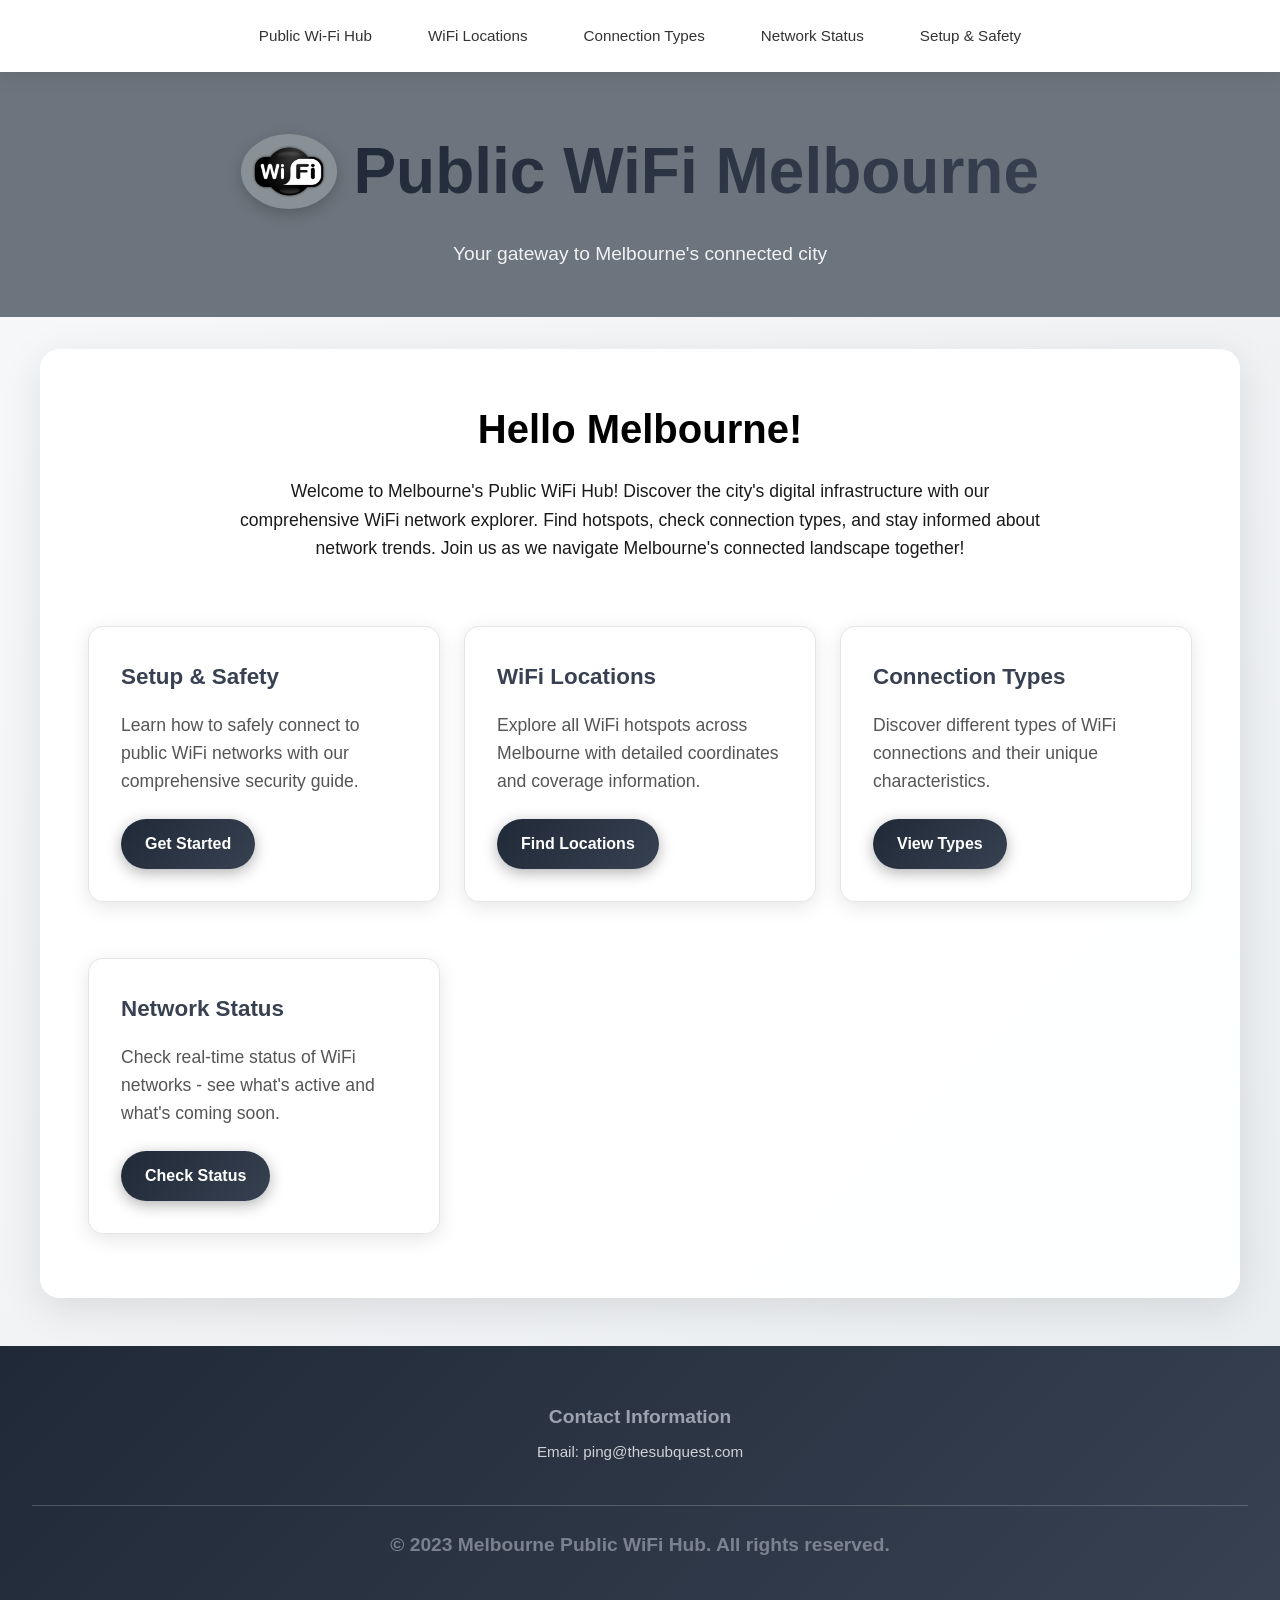
<file: docs/index.html>
<!DOCTYPE html>
<html lang="en">
<head>
    <meta charset="UTF-8" />
    <meta name="viewport" content="width=device-width, initial-scale=1.0" />
    <title>Homepage</title>
    <link rel="stylesheet" type="text/css" href="css/common.css" />
</head>
<body>

<div class="topnav">
    <a href="index.html">Public Wi-Fi Hub</a>
    <a href="location.html">WiFi Locations</a>
    <a href="type.html">Connection Types</a>
    <a href="status1.html">Network Status</a>
    <a href="setup.html">Setup &amp; Safety</a>
</div>

<div class="header">
    <h1>
        <img src="images/wifilogo.png" class="top-image" alt="WiFi logo" height="75">
        <span class="gradient-text">Public WiFi Melbourne</span>
    </h1>
    <p class="header-subtitle">Your gateway to Melbourne's connected city</p>
</div>

<div class="content">
    <div class="text-center mb-2">
        <h2 class="welcome-title">Hello Melbourne!</h2>
        <p class="welcome-text">
            Welcome to Melbourne's Public WiFi Hub! Discover the city's digital infrastructure with our comprehensive
            WiFi network explorer. Find hotspots, check connection types, and stay informed about network trends.
            Join us as we navigate Melbourne's connected landscape together!
        </p>
    </div>

    <div class="cards-grid">
        <div class="card">
            <h3 class="card-title">Setup &amp; Safety</h3>
            <p class="card-text">Learn how to safely connect to public WiFi networks with our comprehensive security guide.</p>
            <a href="setup.html" class="btn">Get Started</a>
        </div>

        <div class="card">
            <h3 class="card-title">WiFi Locations</h3>
            <p class="card-text">Explore all WiFi hotspots across Melbourne with detailed coordinates and coverage information.</p>
            <a href="location.html" class="btn">Find Locations</a>
        </div>

        <div class="card">
            <h3 class="card-title">Connection Types</h3>
            <p class="card-text">Discover different types of WiFi connections and their unique characteristics.</p>
            <a href="type.html" class="btn">View Types</a>
        </div>

        <div class="card">
            <h3 class="card-title">Network Status</h3>
            <p class="card-text">Check real-time status of WiFi networks - see what's active and what's coming soon.</p>
            <a href="status1.html" class="btn">Check Status</a>
        </div>
    </div>
</div>

<div class="footer">
    <div class="footer-content">
        <div class="footer-section">
            <p class="footer-heading">Contact Information</p>
            <p class="footer-text">Email: ping@thesubquest.com</p>
        </div>
    </div>
    <div class="footer-bottom">
        <p class="footer-copyright">&copy; 2023 Melbourne Public WiFi Hub. All rights reserved.</p>
    </div>
</div>

</body>
</html>
</file>
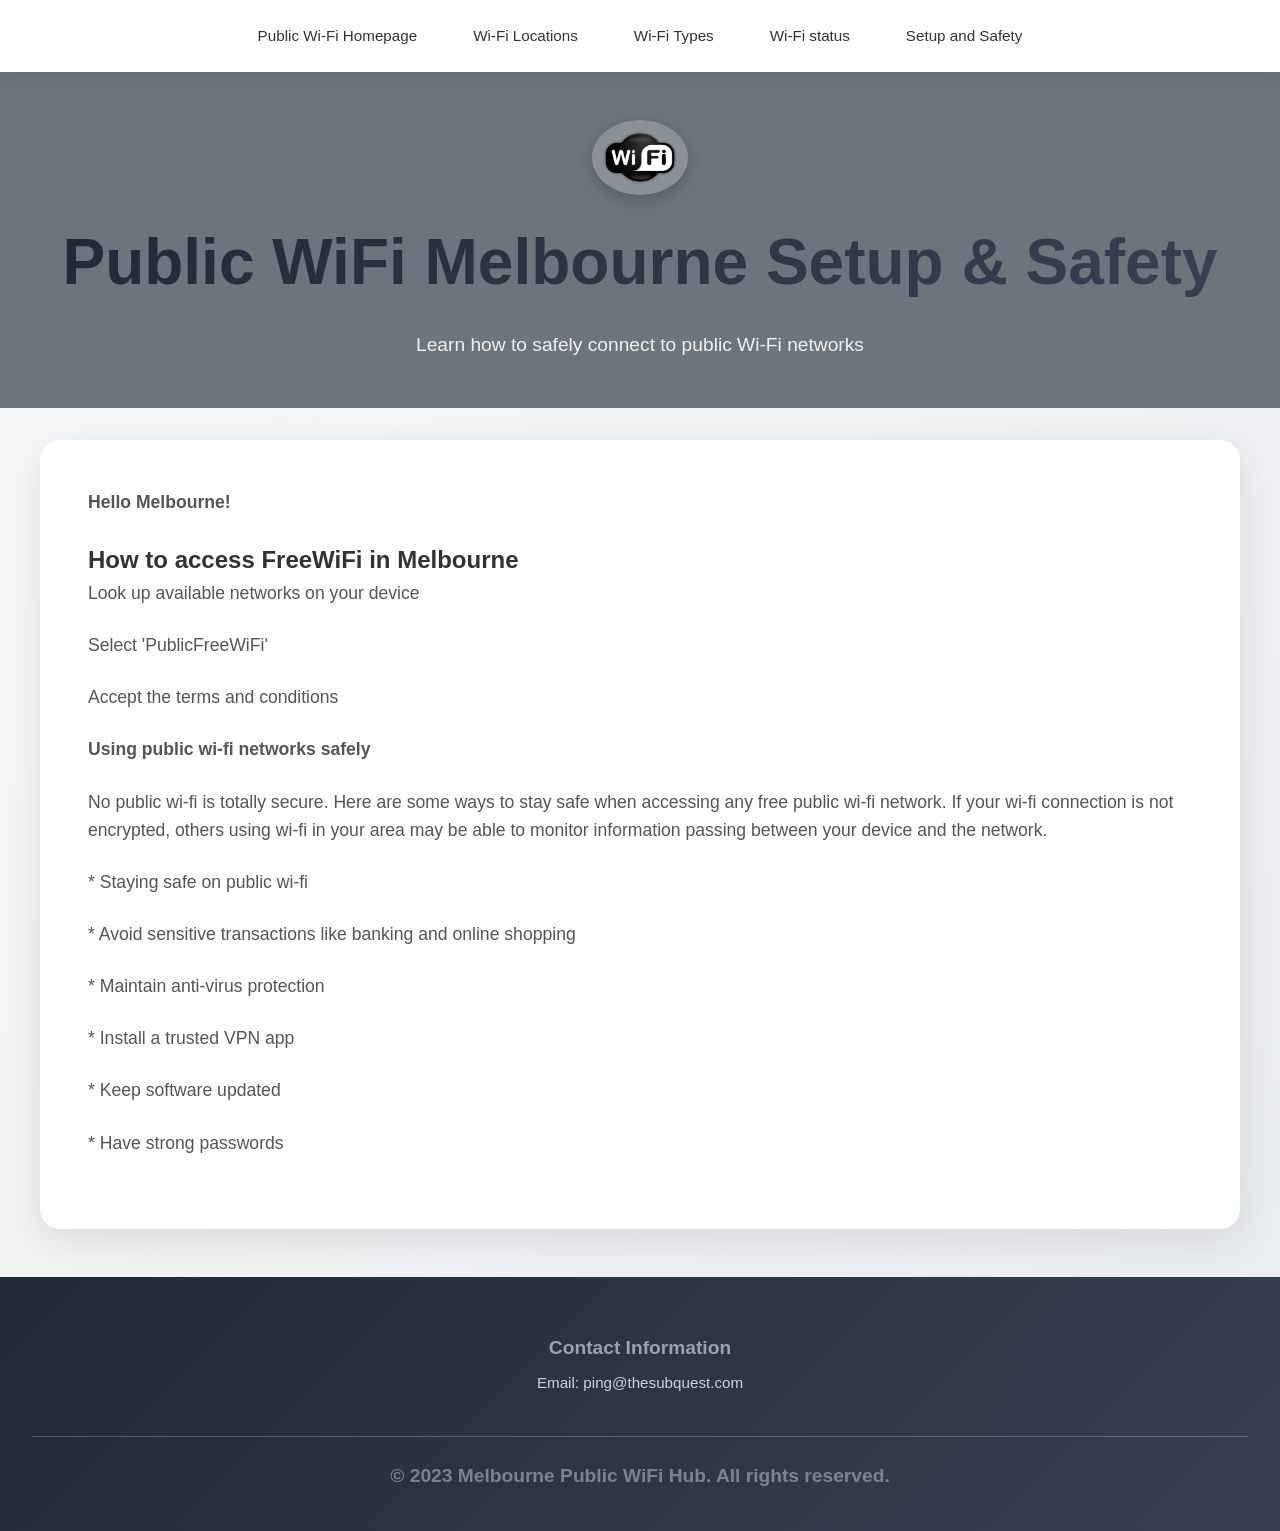
<file: docs/setup.html>
<!DOCTYPE html>
<html lang="en">
<head>
    <meta charset="UTF-8" />
    <meta name="viewport" content="width=device-width, initial-scale=1.0" />
    <title>Homepage</title>
    <link rel="stylesheet" type="text/css" href="css/common.css" />
</head>
<body>

<div class="topnav">
    <a href="index.html">Public Wi-Fi Homepage</a>
    <a href="location.html"> Wi-Fi Locations</a>
    <a href="type.html"> Wi-Fi Types</a>
    <a href="status1.html">Wi-Fi status</a>
    <a href="setup.html">Setup and Safety</a>
</div>

<div class="header">
    <h1>
        <img src="images/wifilogo.png" class="top-image" alt="WiFi logo" height="75">
        <span class="gradient-text">Public WiFi Melbourne Setup &amp; Safety</span>
    </h1>
    <p class="header-subtitle">Learn how to safely connect to public Wi-Fi networks</p>
</div>

<div class="content">
    <b><p>Hello Melbourne!</p></b>

    <h2>How to access FreeWiFi in Melbourne</h2>
    <p>Look up available networks on your device</p>
    <p>Select 'PublicFreeWiFi'</p>
    <p>Accept the terms and conditions</p>

    <h2><p>Using public wi-fi networks safely</p></h2>
    <p>No public wi-fi is totally secure. Here are some ways to stay safe when accessing any free public wi-fi network.
    If your wi-fi connection is not encrypted, others using wi-fi in your area may be able to monitor information passing between your device and the network.</p>

    <p>* Staying safe on public wi-fi</p>
    <p>* Avoid sensitive transactions like banking and online shopping</p>
    <p>* Maintain anti-virus protection</p>
    <p>* Install a trusted VPN app</p>
    <p>* Keep software updated</p>
    <p>* Have strong passwords</p>
</div>

<div class="footer">
    <div class="footer-content">
        <div class="footer-section">
            <p class="footer-heading">Contact Information</p>
            <p class="footer-text">Email: ping@thesubquest.com</p>
        </div>
    </div>
    <div class="footer-bottom">
        <p class="footer-copyright">&copy; 2023 Melbourne Public WiFi Hub. All rights reserved.</p>
    </div>
</div>

</body>
</html>
</file>
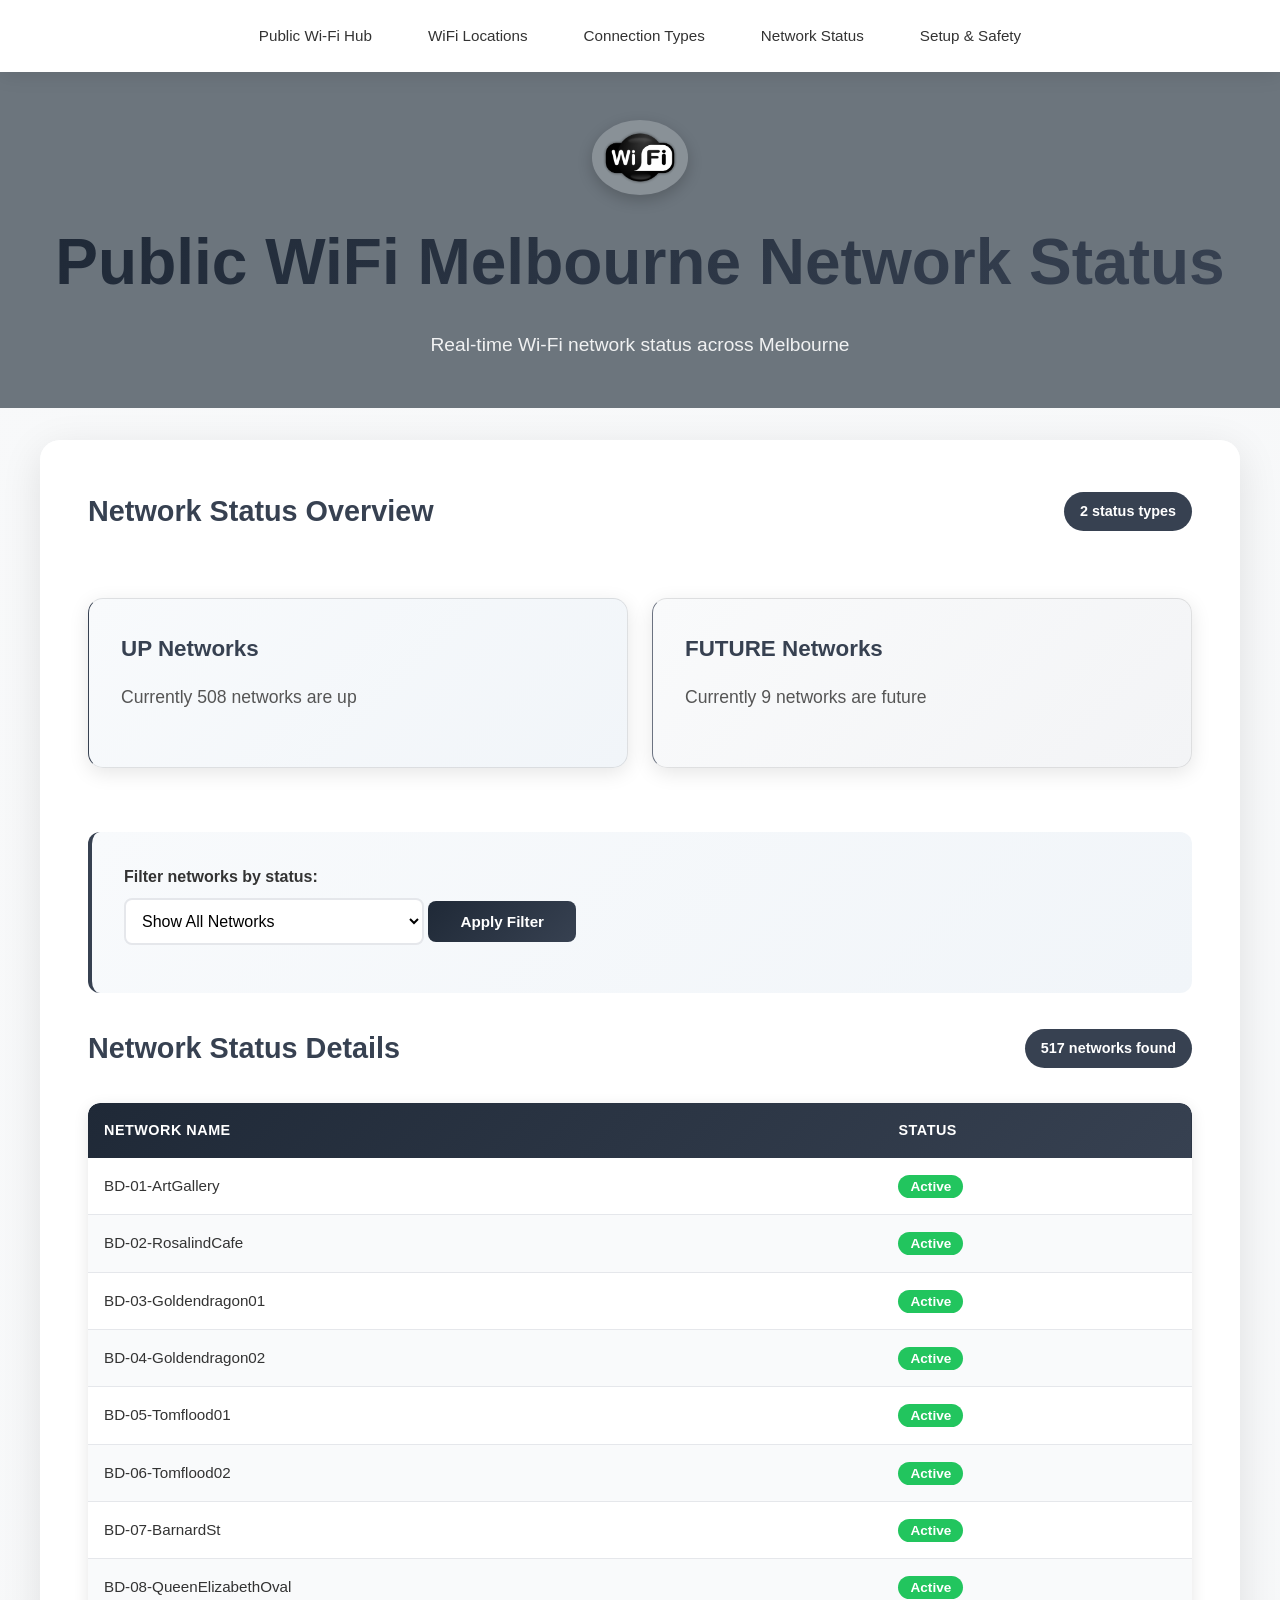
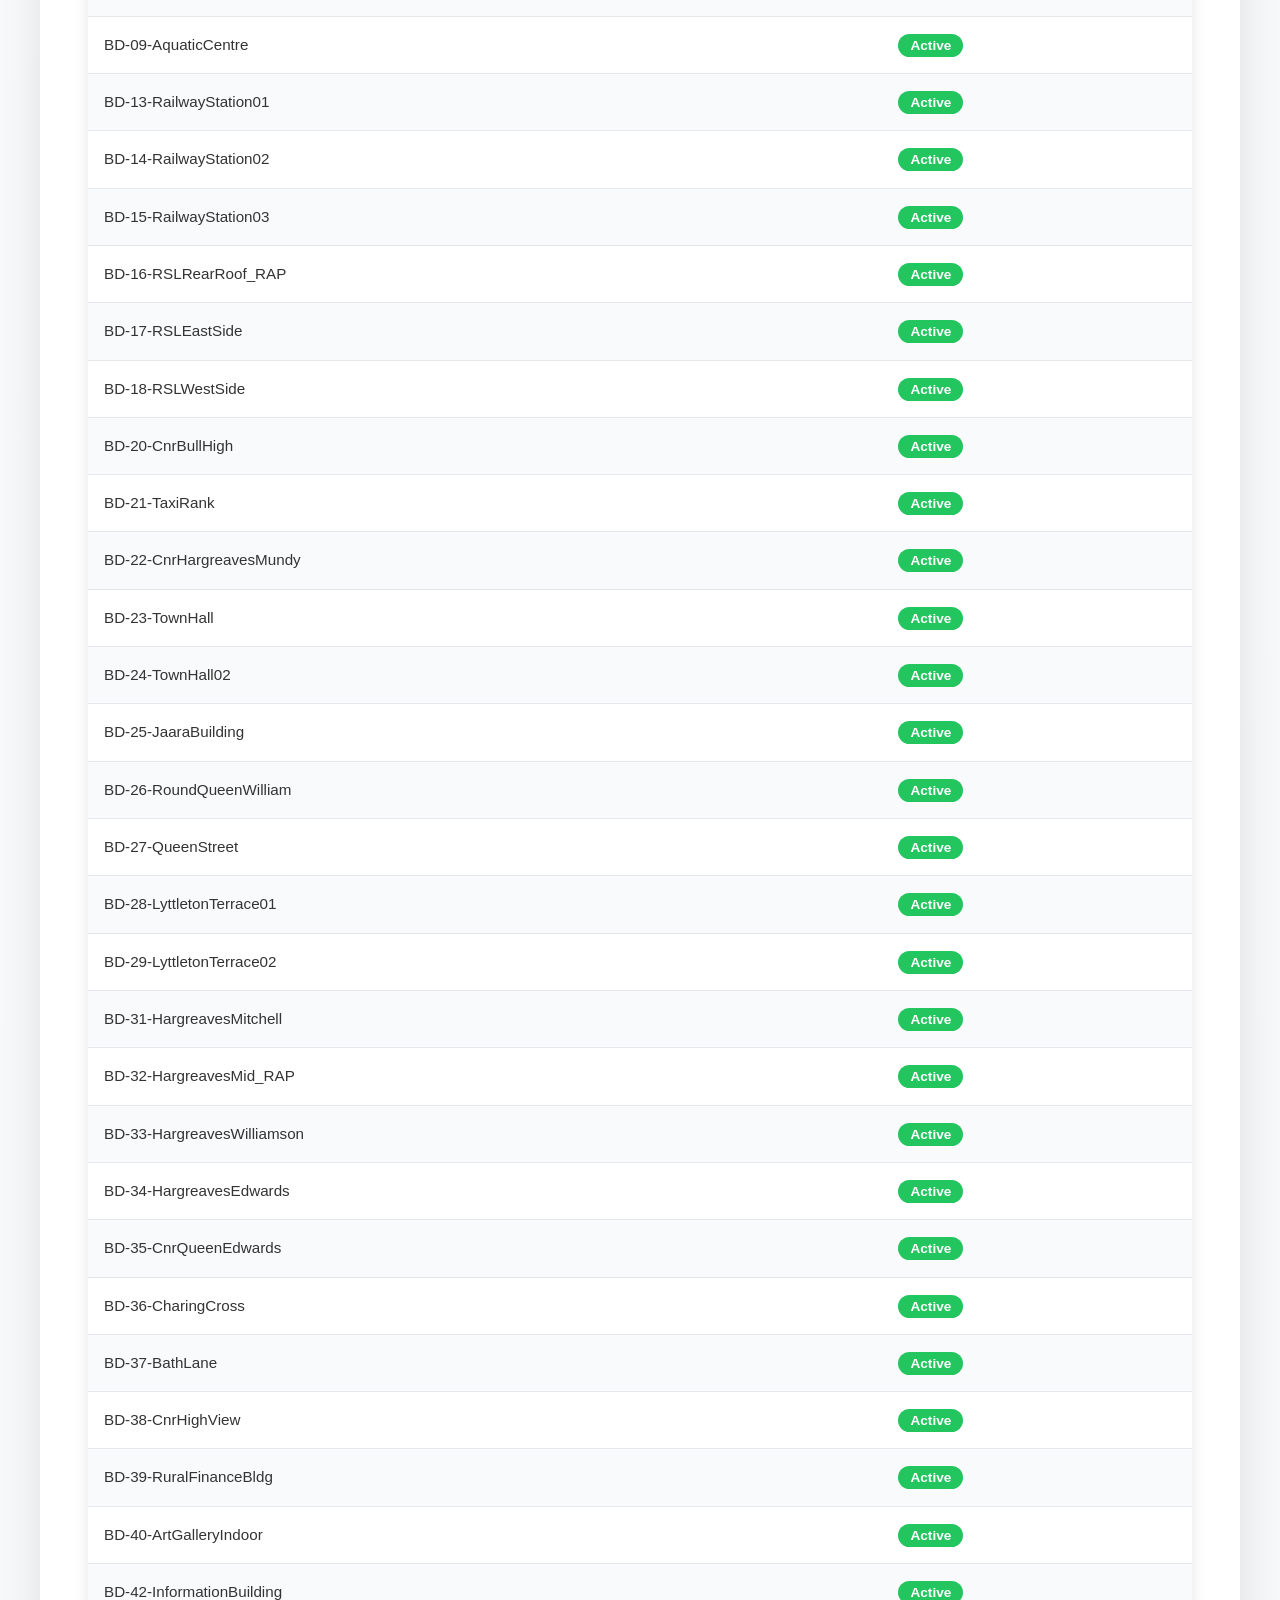
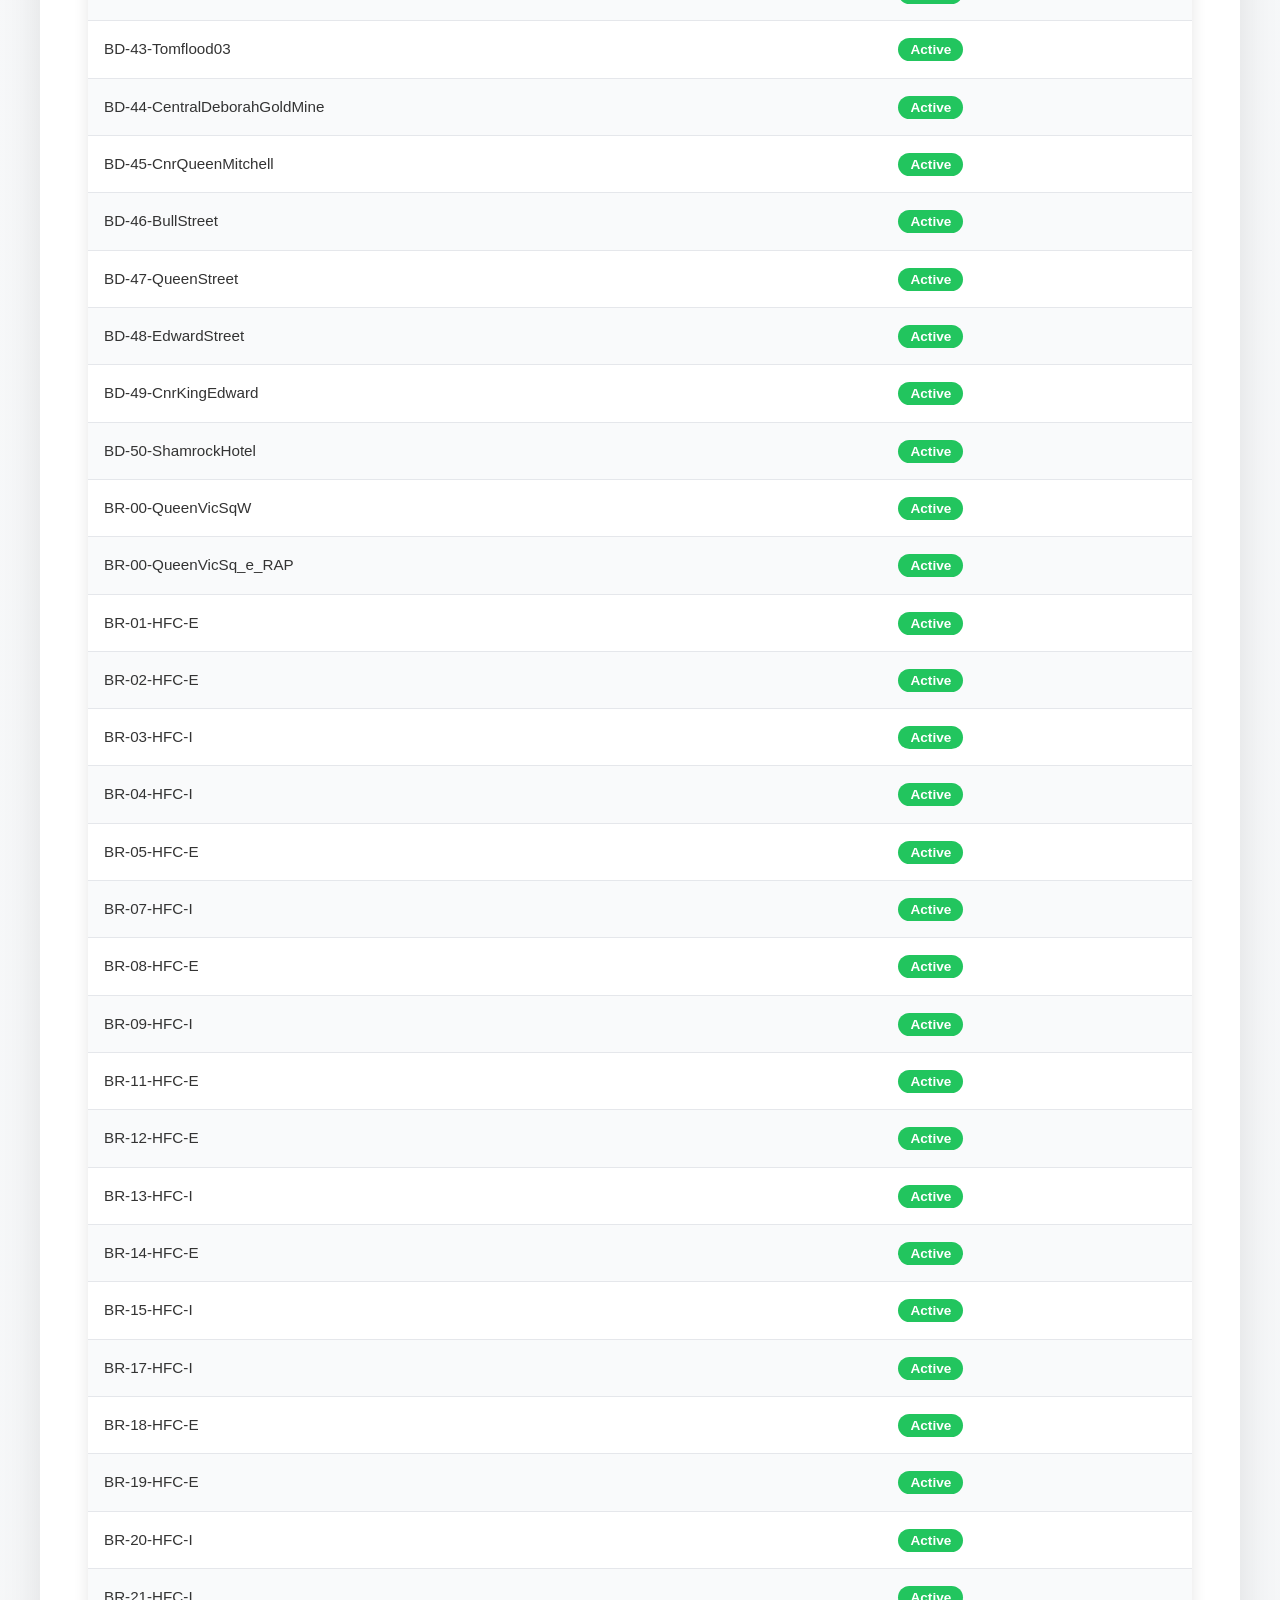
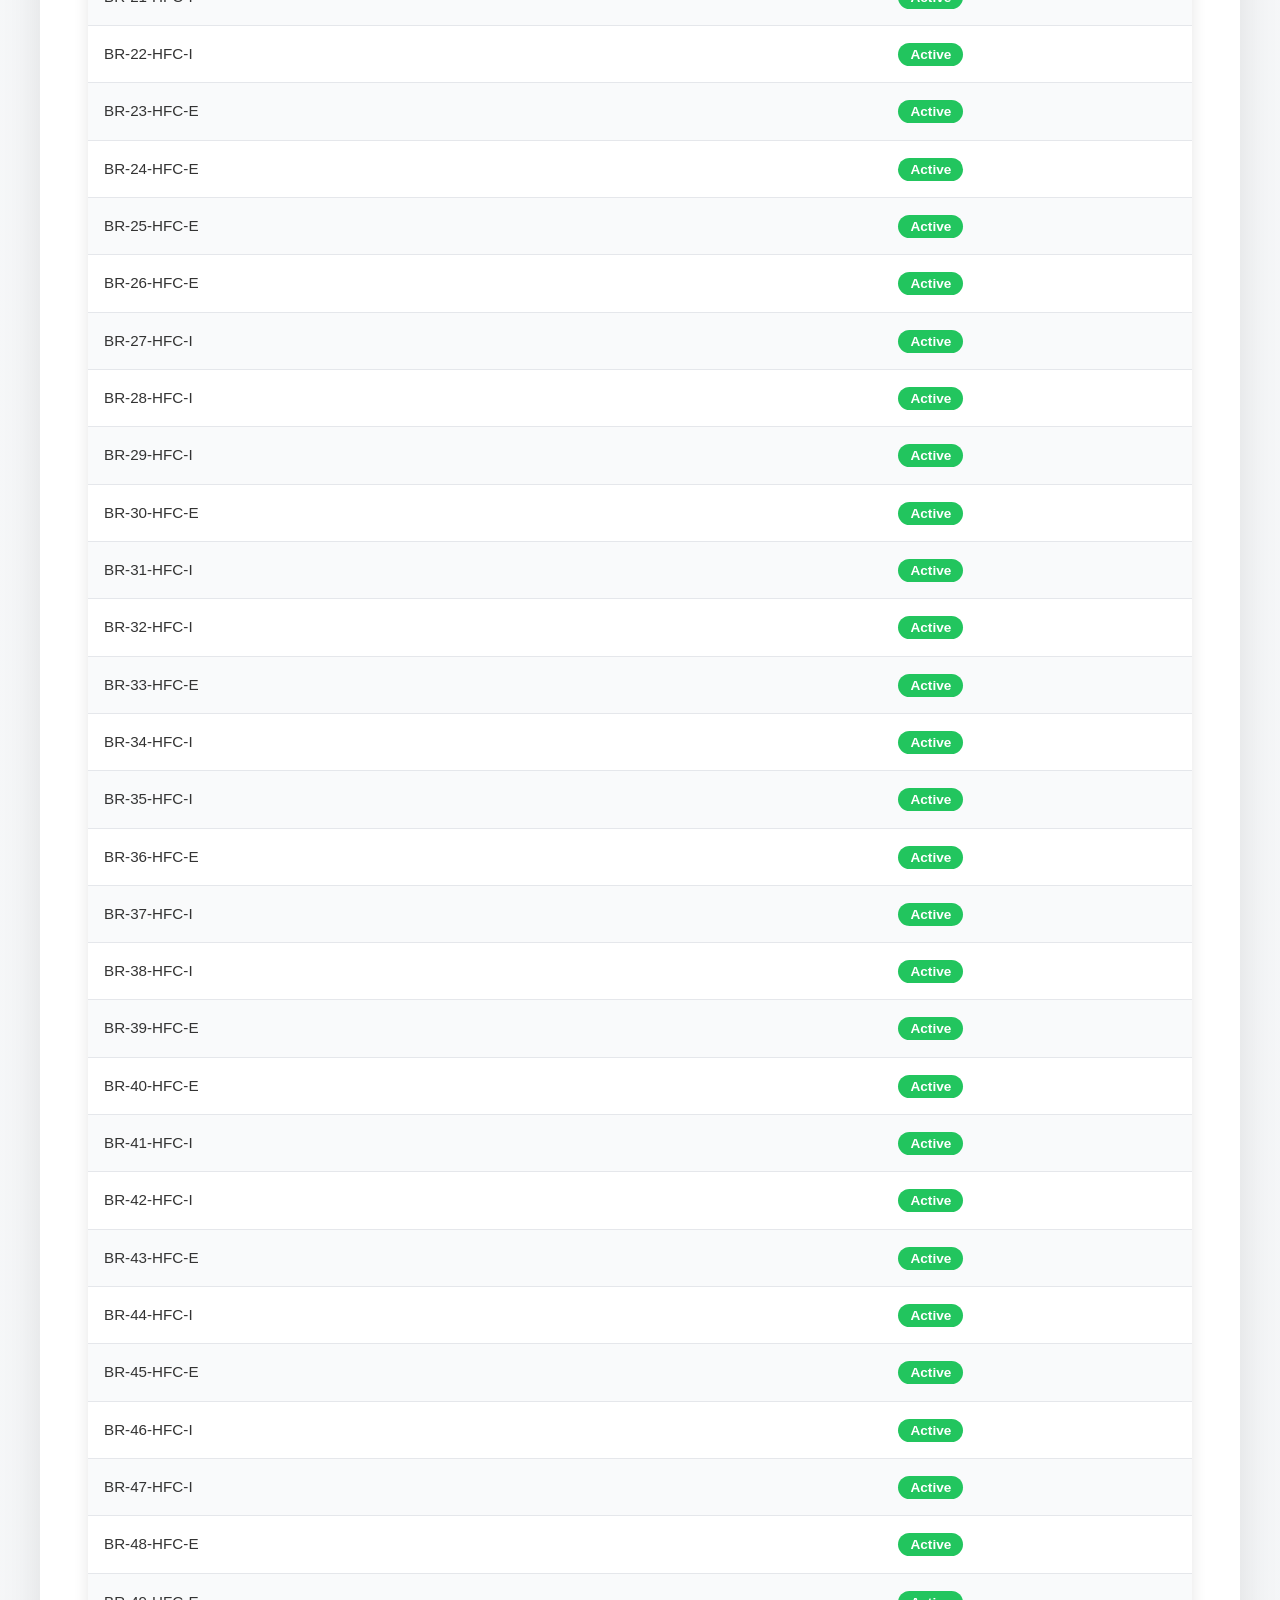
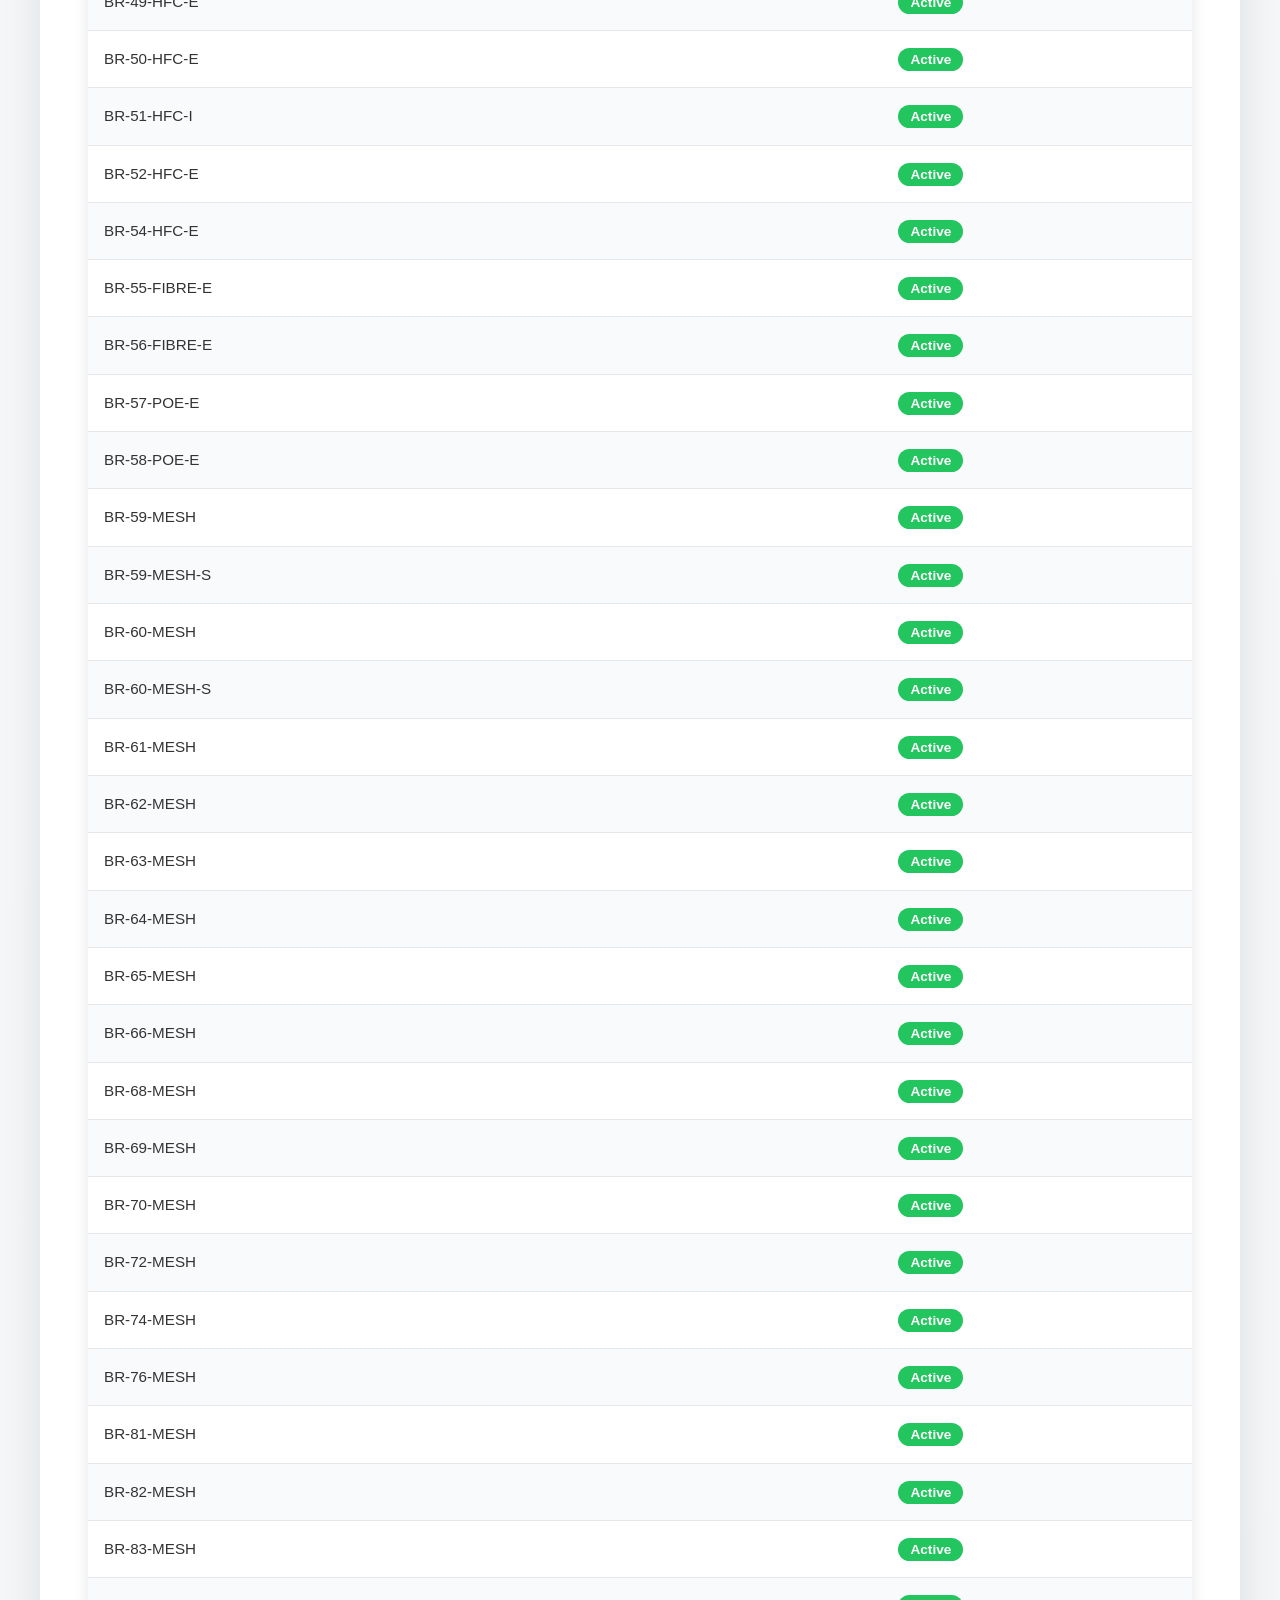
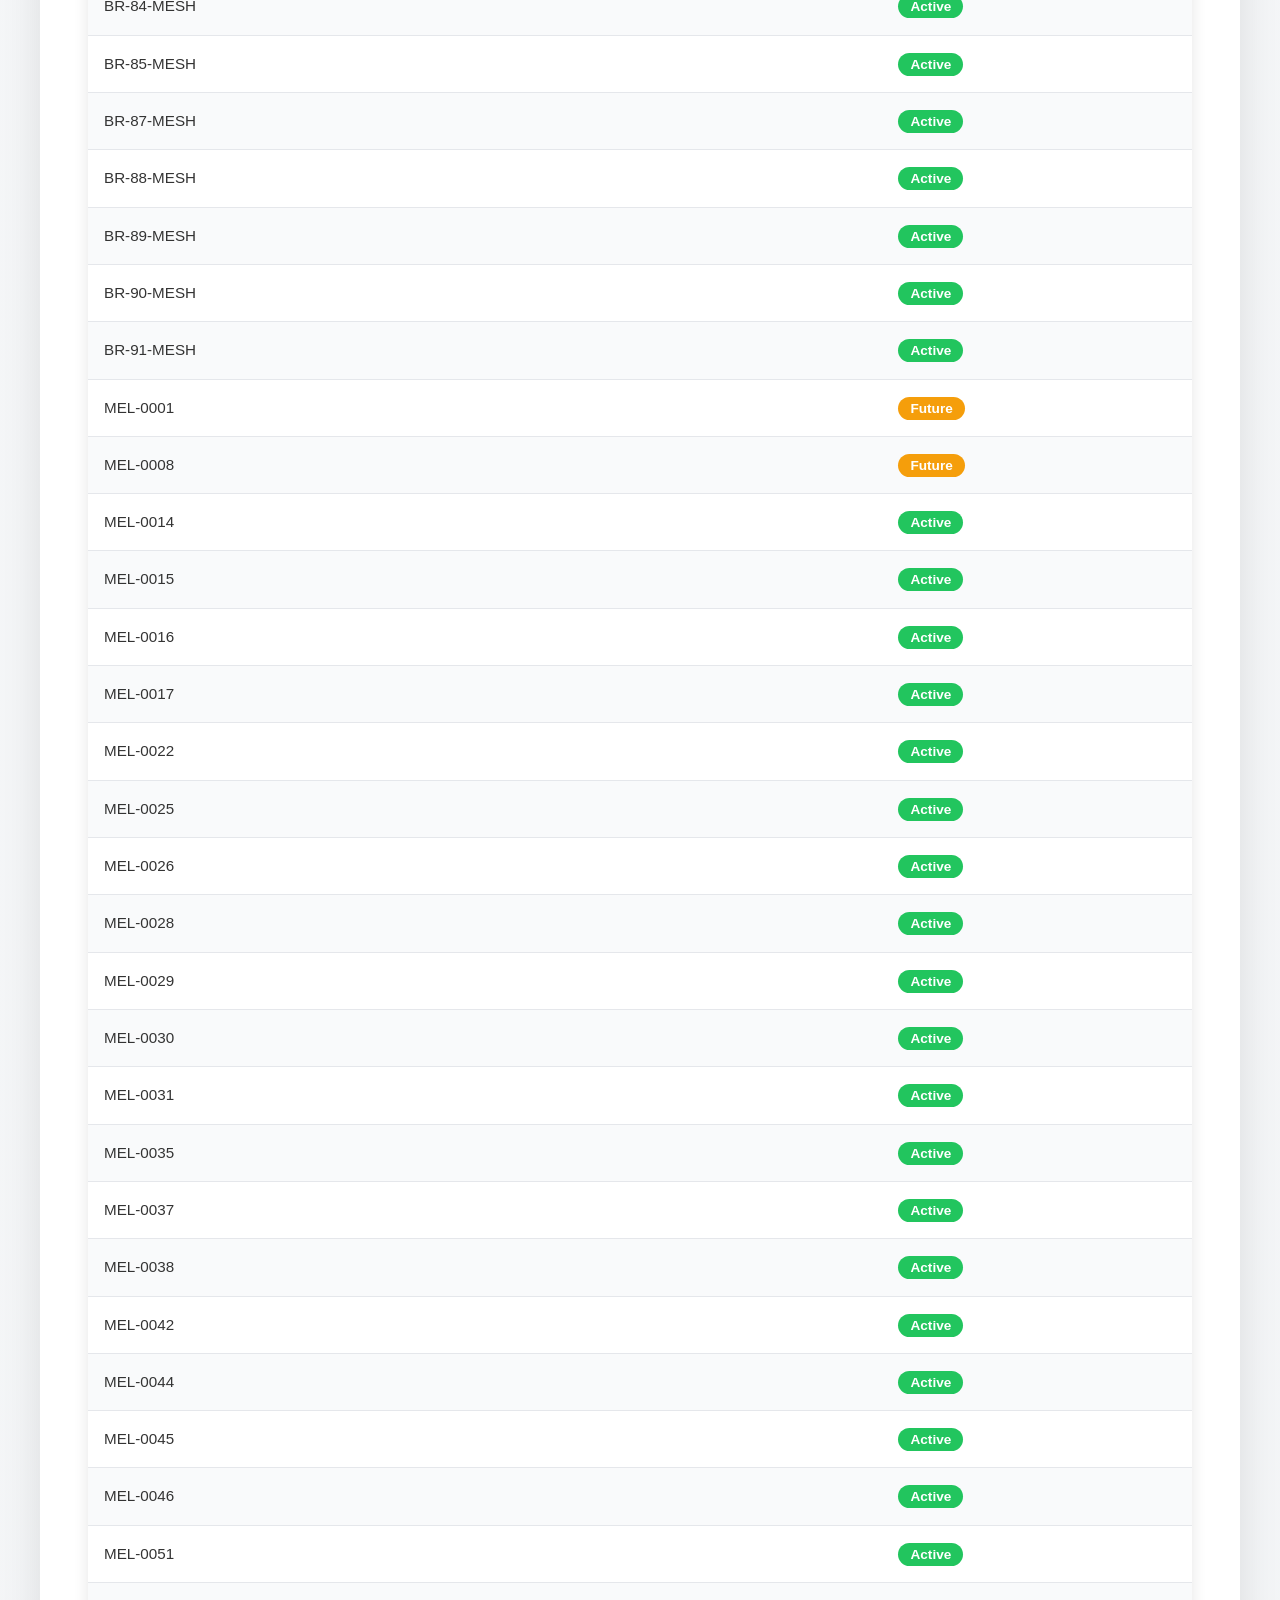
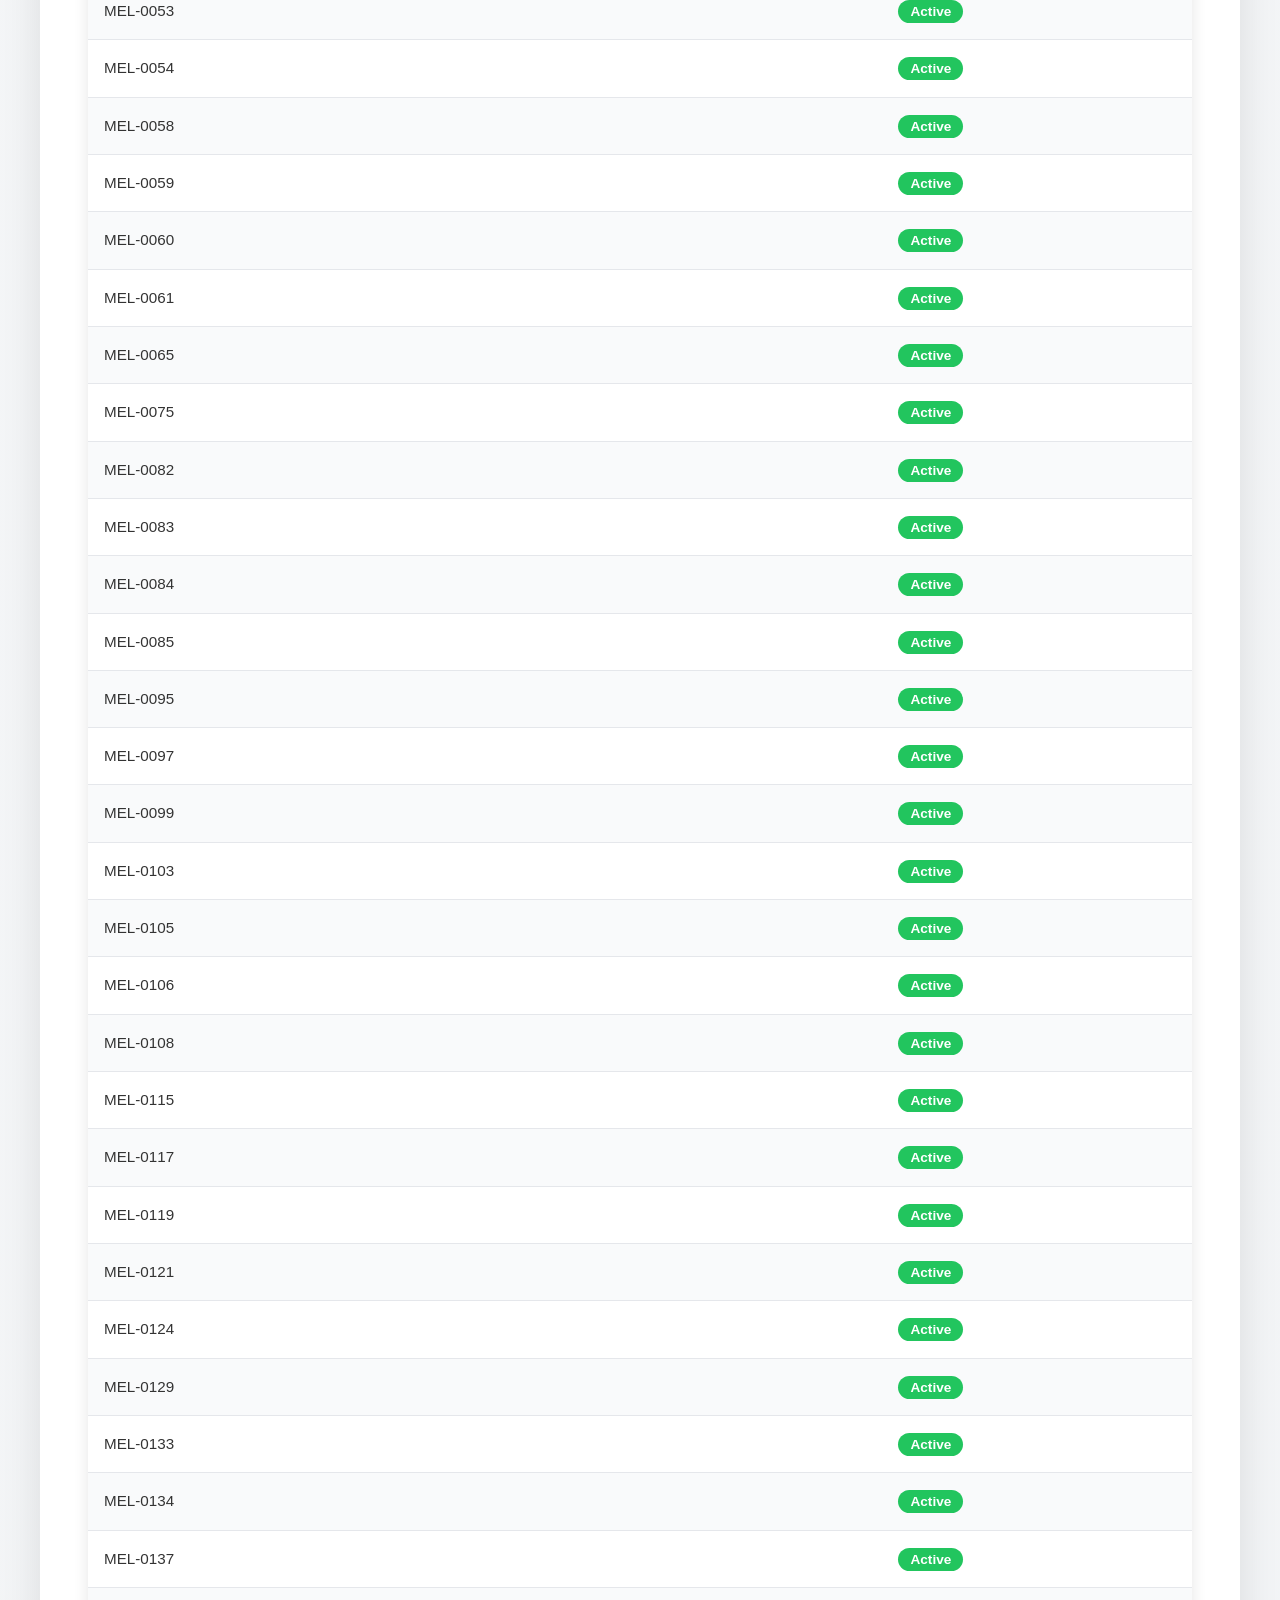
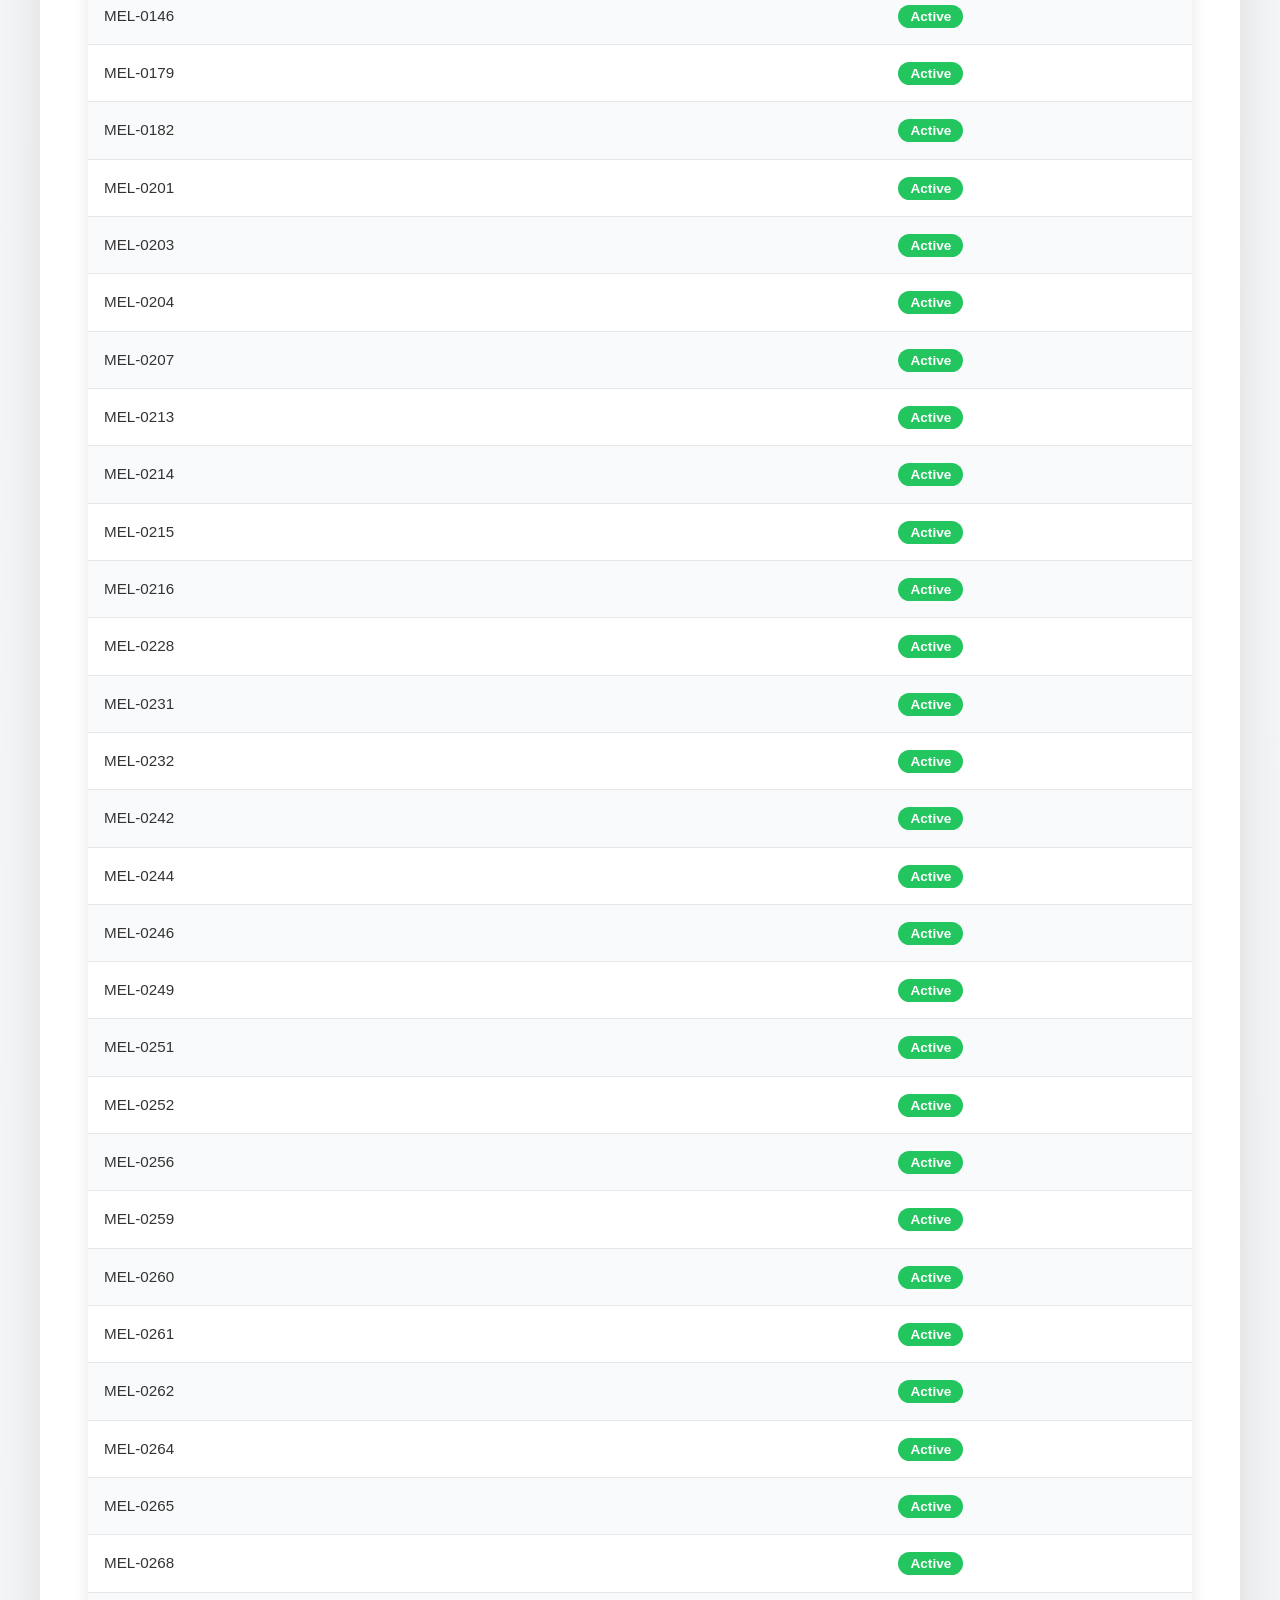
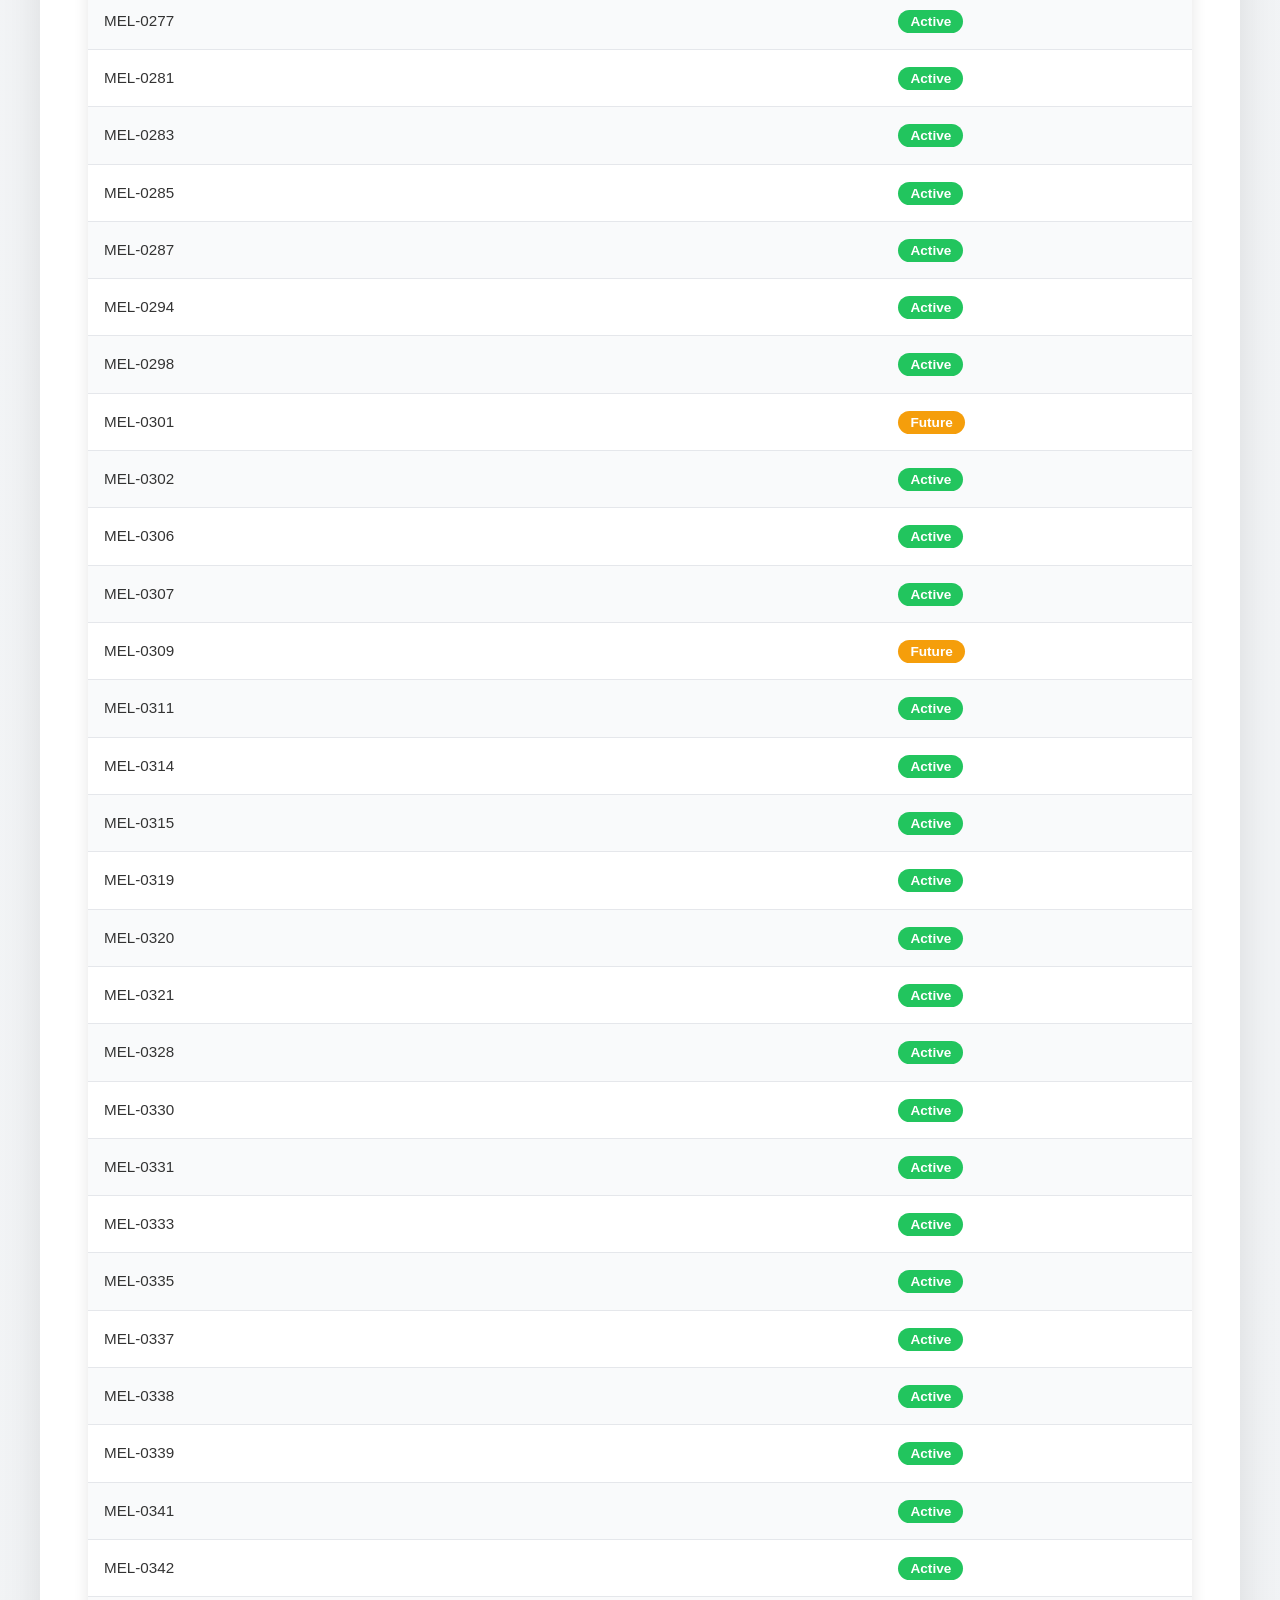
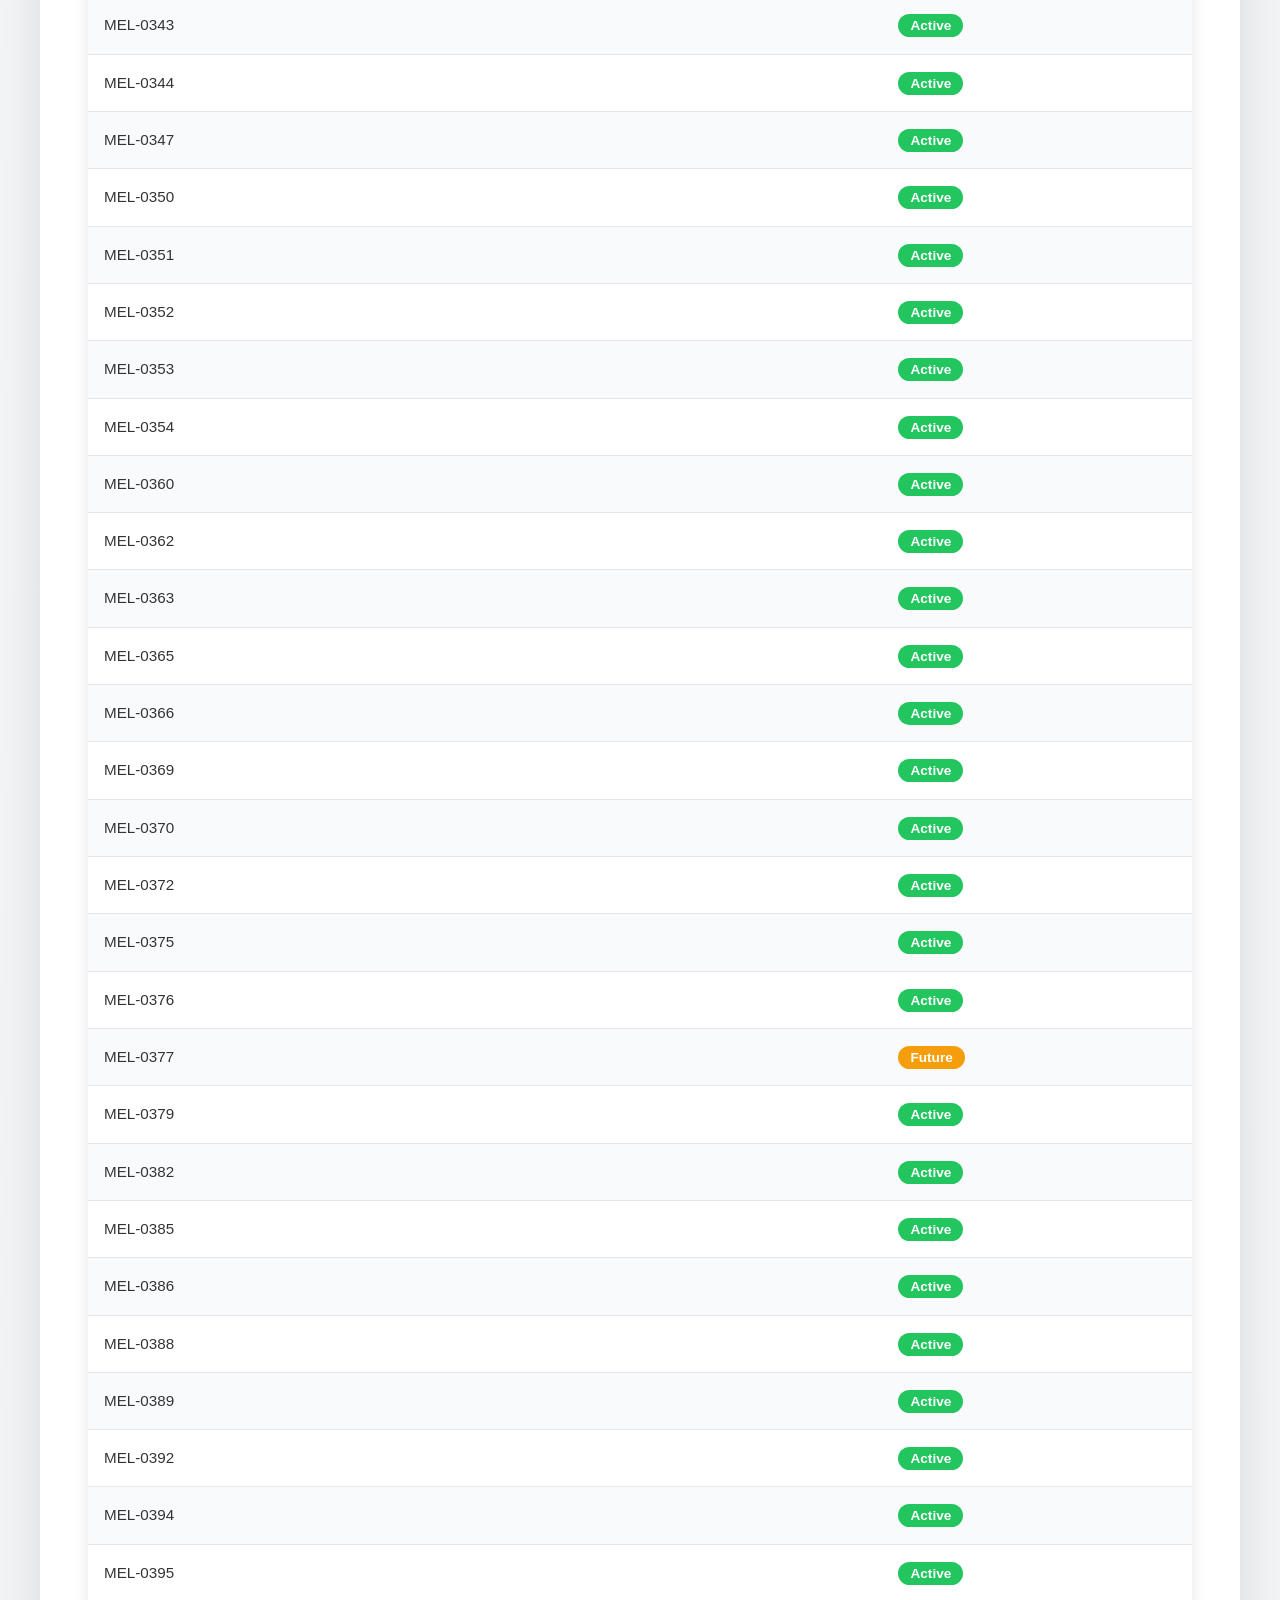
<file: docs/status1.html>
<!DOCTYPE html>
<html lang="en">
<head>
    <meta charset="UTF-8" />
    <meta name="viewport" content="width=device-width, initial-scale=1.0" />
    <title>Locations</title>
    <link rel="stylesheet" type="text/css" href="css/common.css" />
    <script src="data/wifi-data.js"></script>
</head>
<body>

<div class="topnav">
    <a href="index.html">Public Wi-Fi Hub</a>
    <a href="location.html">WiFi Locations</a>
    <a href="type.html">Connection Types</a>
    <a href="status1.html">Network Status</a>
    <a href="setup.html">Setup &amp; Safety</a>
</div>

<div class="header">
    <h1>
        <img src="images/wifilogo.png" class="top-image" alt="WiFi logo" height="75">
        <span class="gradient-text">Public WiFi Melbourne Network Status</span>
    </h1>
    <p class="header-subtitle">Real-time Wi-Fi network status across Melbourne</p>
</div>

<div class="content">
    <div class="table-header">
        <h2 class="table-title">Network Status Overview</h2>
        <span class="table-count" id="statusTypeCount">0 status types</span>
    </div>

    <div class="cards-grid" style="grid-template-columns: repeat(auto-fit, minmax(250px, 1fr)); margin-bottom: 3rem;" id="statusCards">
    </div>

    <div class="search-form">
        <label for="statusFilter">Filter networks by status:</label>
        <select id="statusFilter" style="padding: 0.75rem; border: 2px solid #e5e7eb; border-radius: 8px; font-size: 1rem; margin-bottom: 1rem;">
            <option value="">Show All Networks</option>
            <option value="UP">Active Networks (UP)</option>
            <option value="FUTURE">Future Networks</option>
        </select>
        <input type="submit" value="Apply Filter" onclick="applyFilter()">
    </div>

    <div class="table-header">
        <h2 class="table-title">Network Status Details</h2>
        <span class="table-count" id="networkCount">0 networks found</span>
    </div>

    <div class="table-container">
        <table class="modern-table">
            <thead>
                <tr>
                    <th>Network Name</th>
                    <th>Status</th>
                </tr>
            </thead>
            <tbody id="statusTableBody">
            </tbody>
        </table>
    </div>
</div>

<div class="footer">
    <div class="footer-content">
        <div class="footer-section">
            <p class="footer-heading">Contact Information</p>
            <p class="footer-text">Email: ping@thesubquest.com</p>
        </div>
    </div>
    <div class="footer-bottom">
        <p class="footer-copyright">&copy; 2023 Melbourne Public WiFi Hub. All rights reserved.</p>
    </div>
</div>

<script>
    function escapeHtml(str) {
        if (!str) return '';
        return str.replace(/&/g, '&amp;').replace(/</g, '&lt;').replace(/>/g, '&gt;').replace(/"/g, '&quot;');
    }

    function applyFilter() {
        var filter = document.getElementById('statusFilter').value;
        renderStatus(filter);
    }

    function renderStatus(filter) {
        var filtered = filter
            ? wifiData.filter(function(loc) { return loc.status === filter; })
            : wifiData;

        var tbody = document.getElementById('statusTableBody');
        tbody.innerHTML = '';
        filtered.forEach(function(loc) {
            var badge = loc.status === 'UP'
                ? '<span style="background:#22c55e;color:white;padding:0.25rem 0.75rem;border-radius:20px;font-size:0.85rem;font-weight:600;">Active</span>'
                : '<span style="background:#f59e0b;color:white;padding:0.25rem 0.75rem;border-radius:20px;font-size:0.85rem;font-weight:600;">Future</span>';
            var row = document.createElement('tr');
            row.innerHTML = '<td>' + escapeHtml(loc.name) + '</td><td>' + badge + '</td>';
            tbody.appendChild(row);
        });

        document.getElementById('networkCount').textContent = filtered.length + ' networks found';
    }

    document.addEventListener('DOMContentLoaded', function() {
        // Build status counts for overview cards
        var statusCounts = {};
        wifiData.forEach(function(loc) {
            var s = loc.status || 'UNKNOWN';
            statusCounts[s] = (statusCounts[s] || 0) + 1;
        });

        var statuses = Object.keys(statusCounts);
        document.getElementById('statusTypeCount').textContent = statuses.length + ' status types';

        var cardsDiv = document.getElementById('statusCards');
        statuses.forEach(function(status) {
            var cardClass = status === 'UP' ? 'card card-success' : 'card card-warning';
            var card = document.createElement('div');
            card.className = cardClass;
            card.innerHTML = '<h3 class="card-title">' + escapeHtml(status) + ' Networks</h3>'
                           + '<p class="card-text">Currently ' + statusCounts[status] + ' networks are ' + escapeHtml(status.toLowerCase()) + '</p>';
            cardsDiv.appendChild(card);
        });

        renderStatus('');
    });
</script>

</body>
</html>
</file>
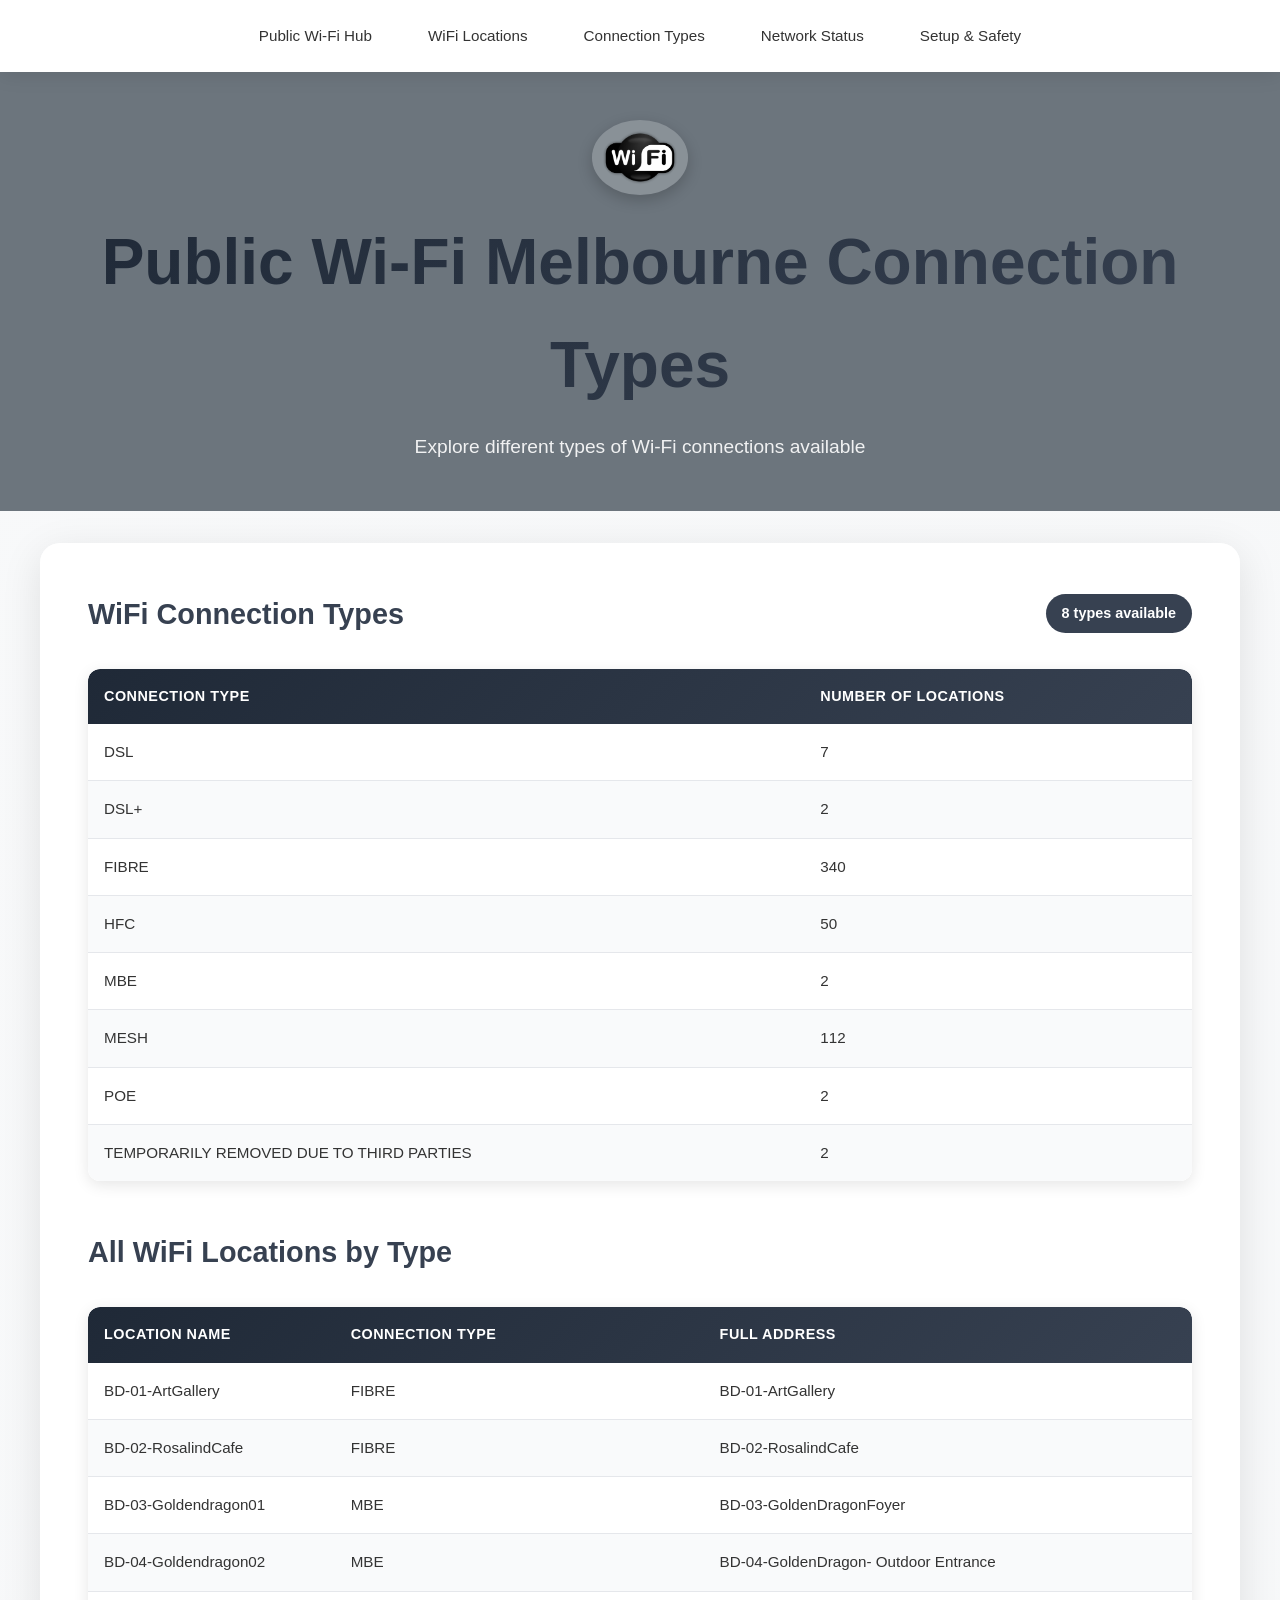
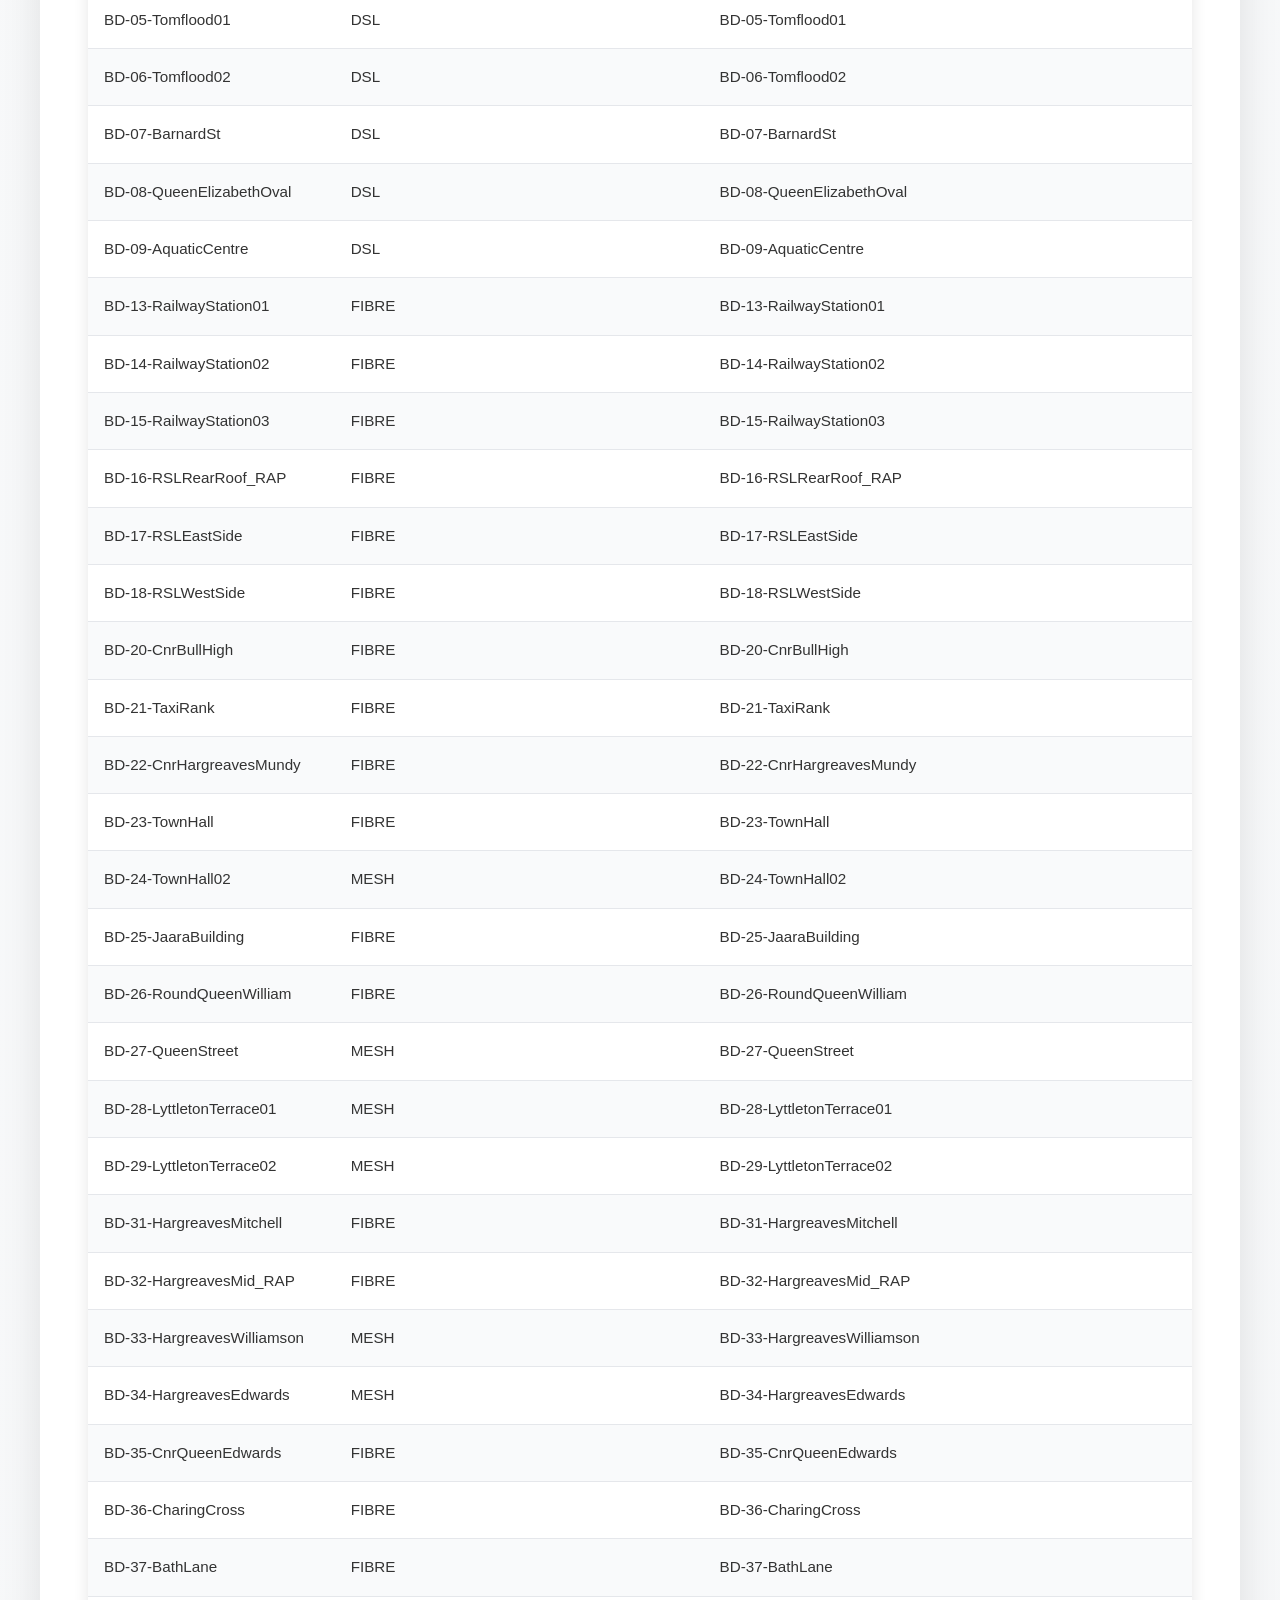
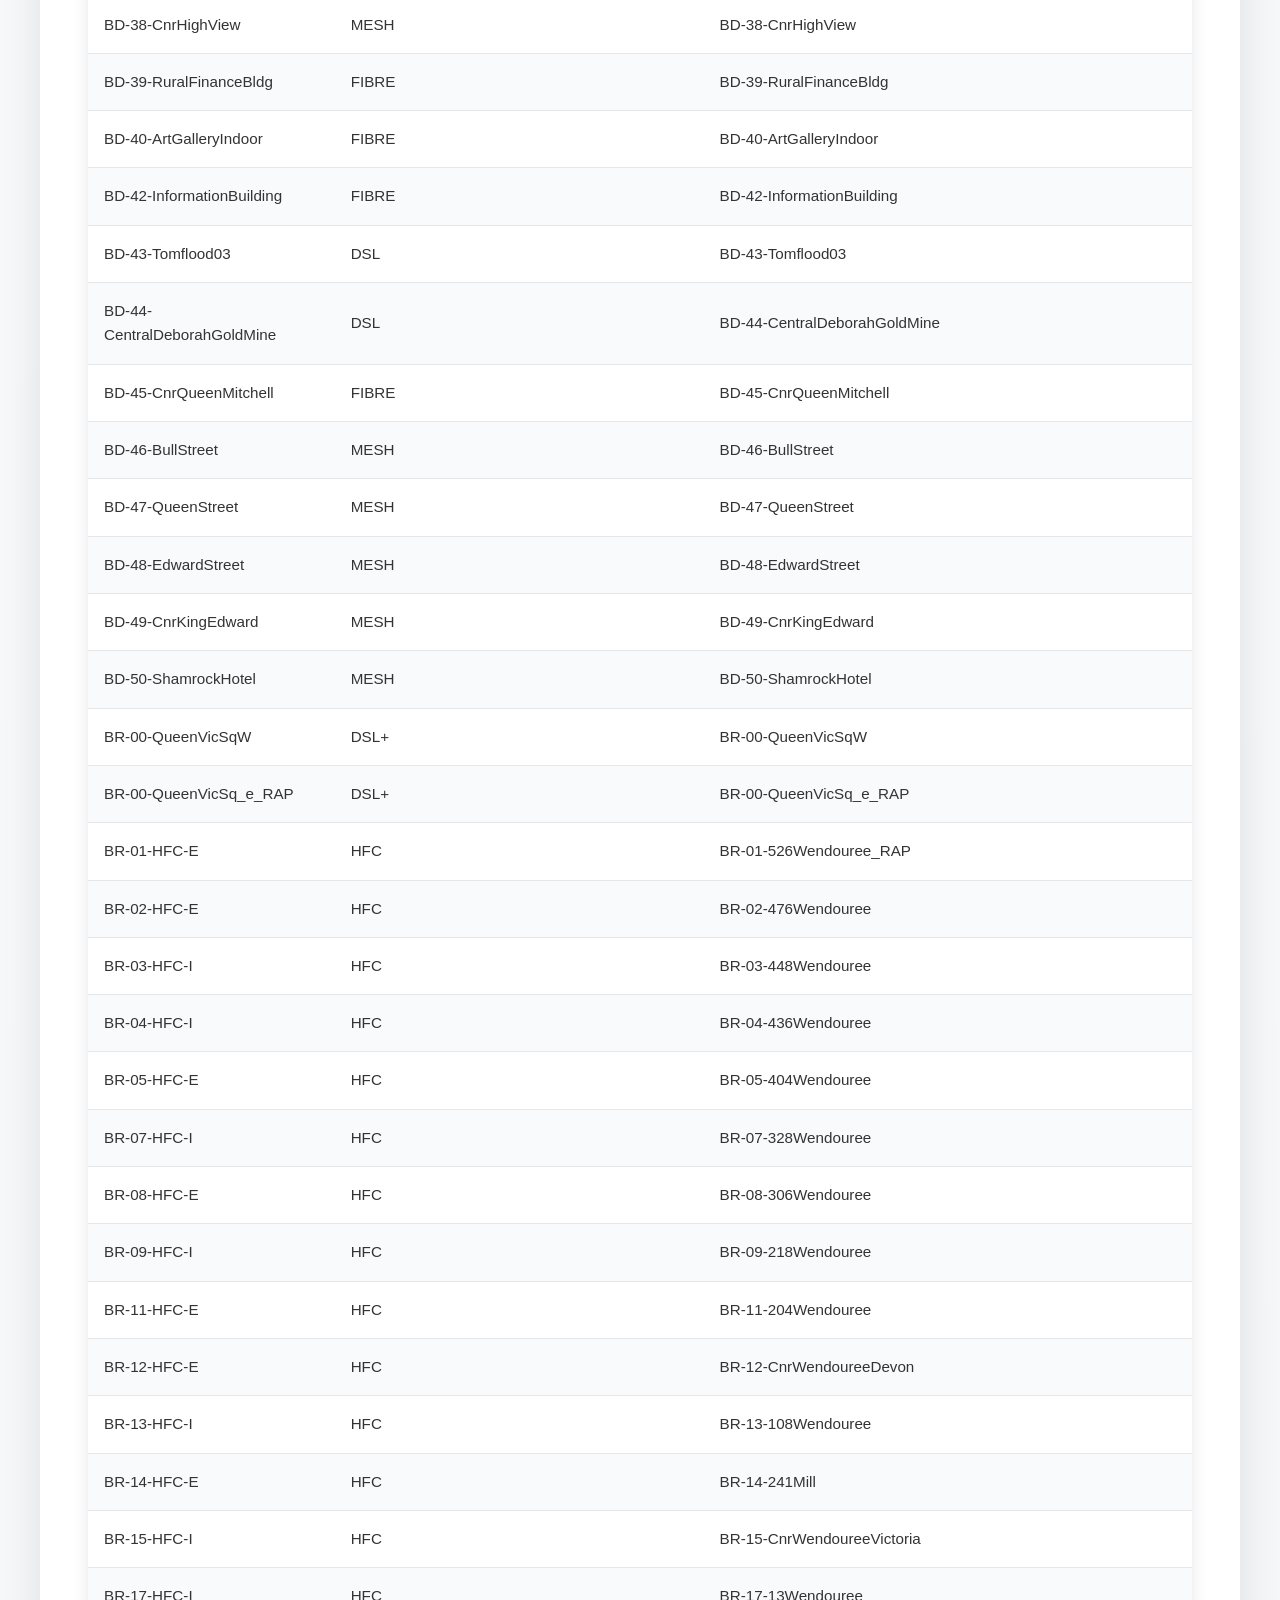
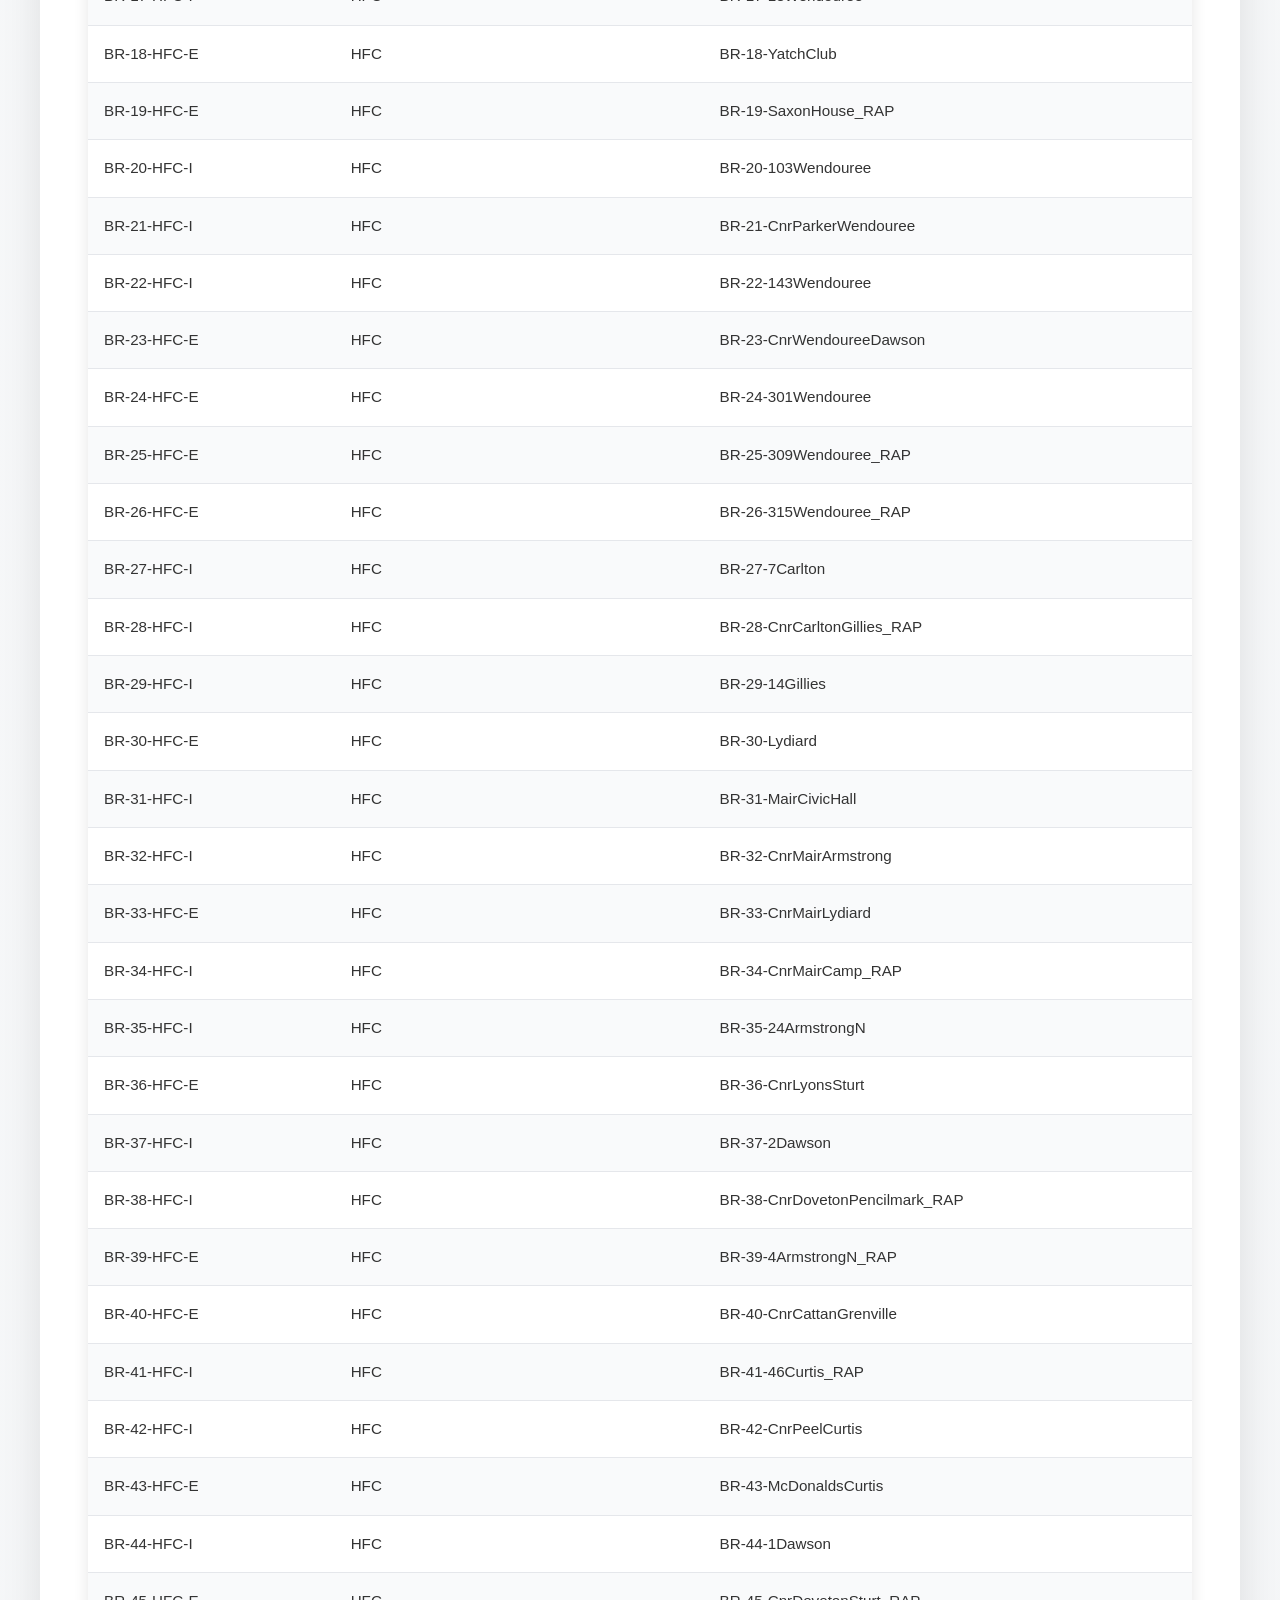
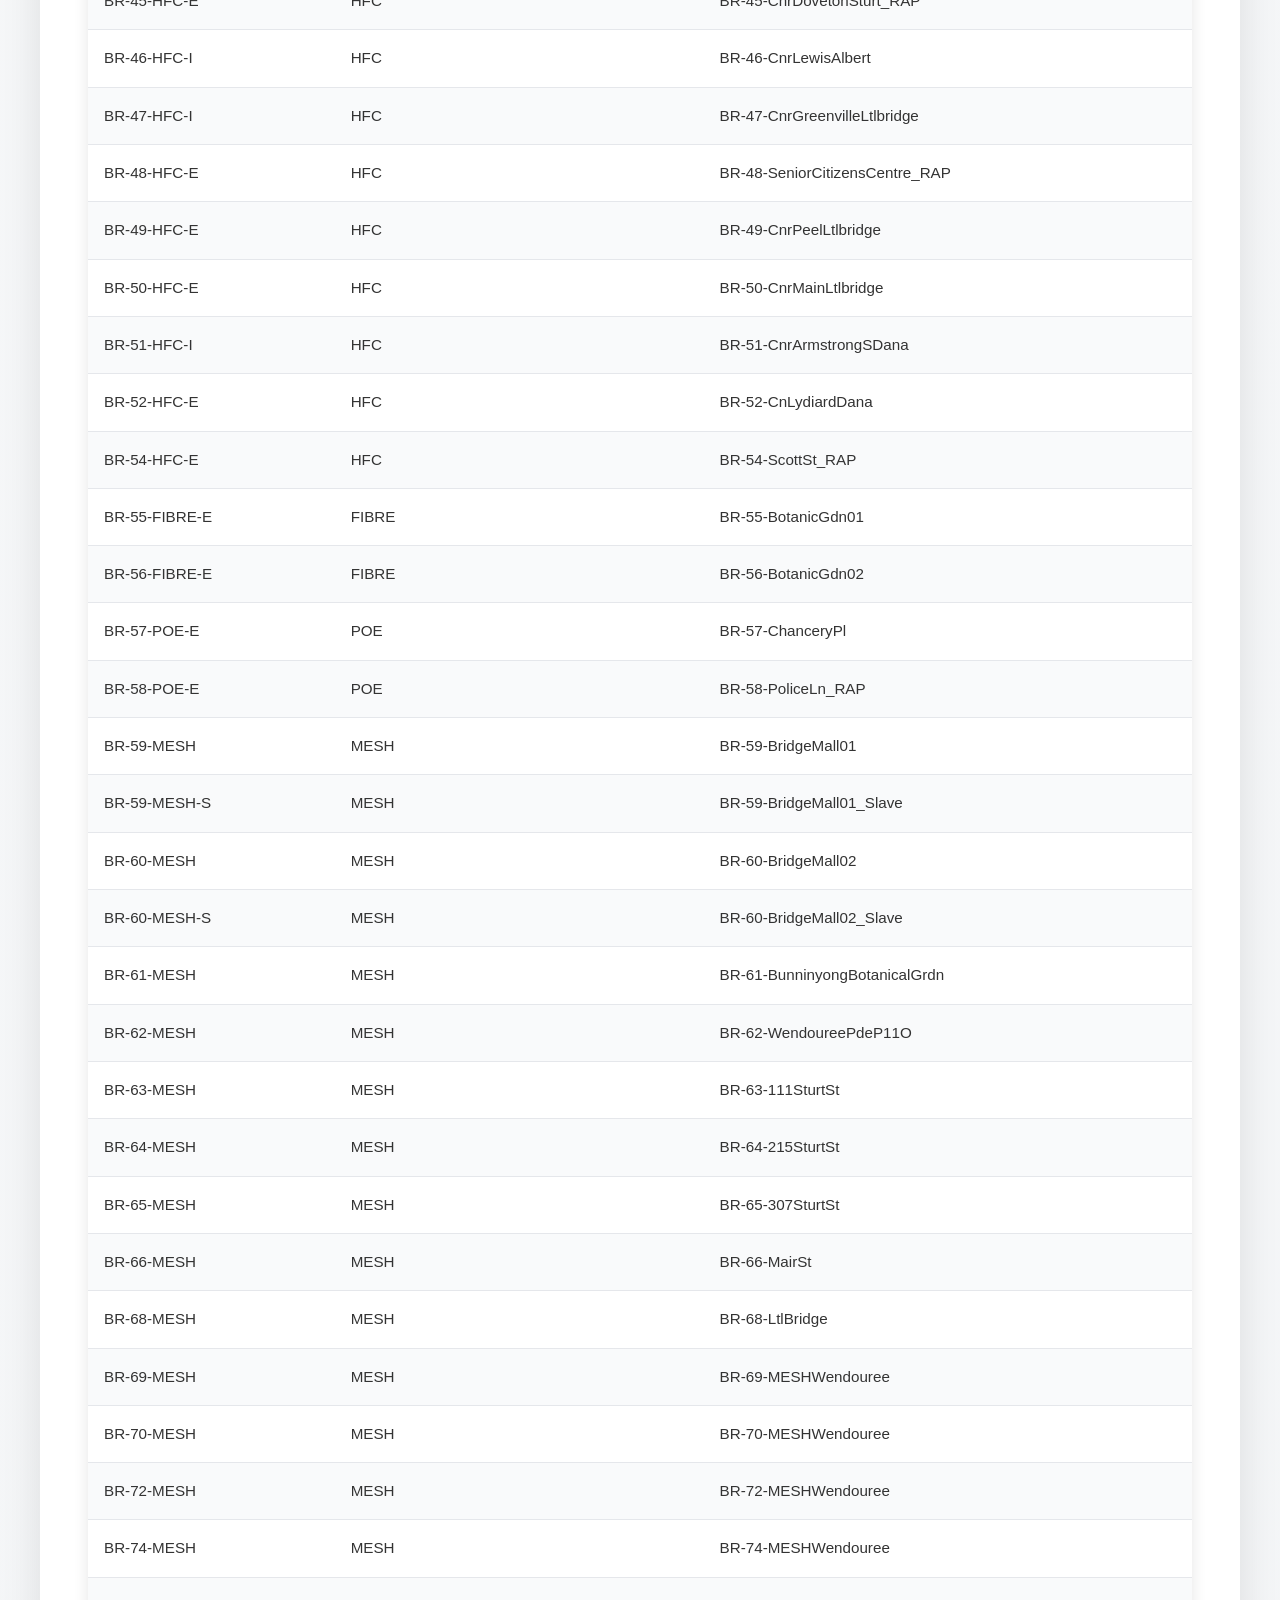
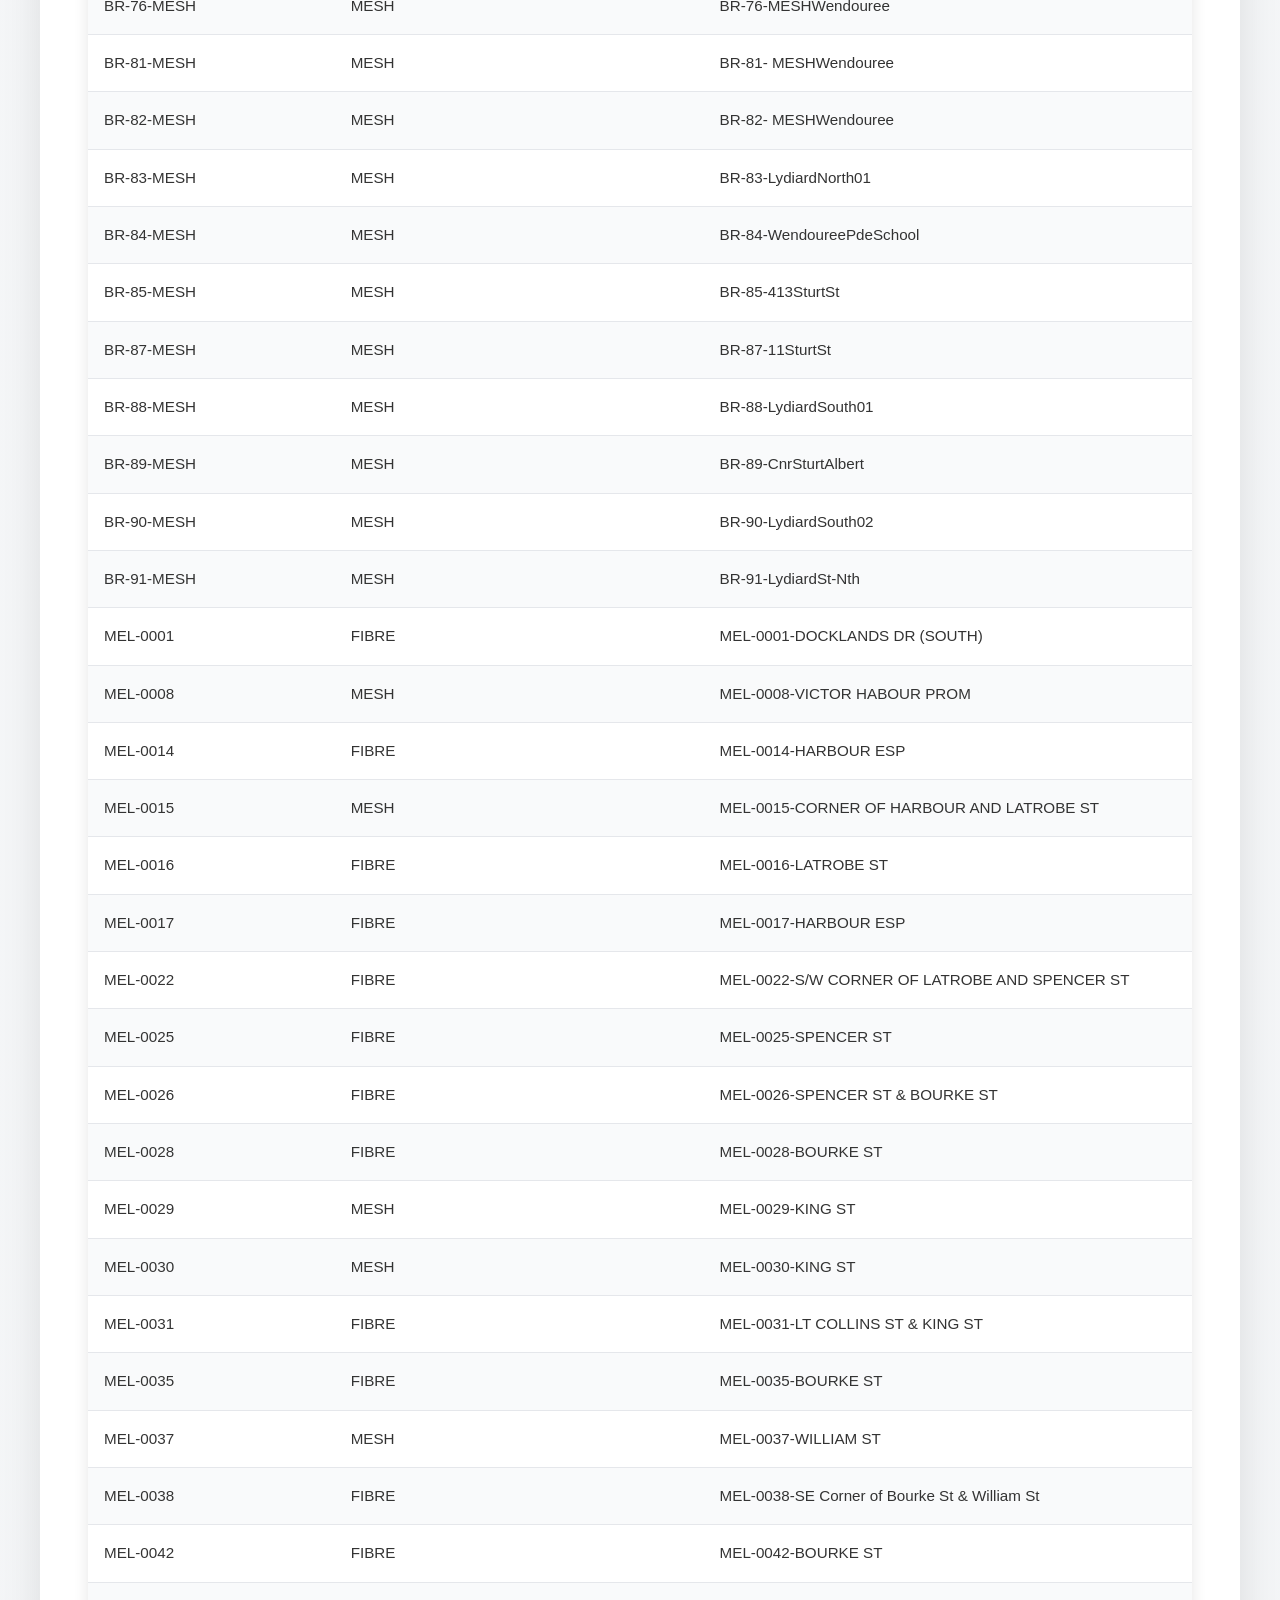
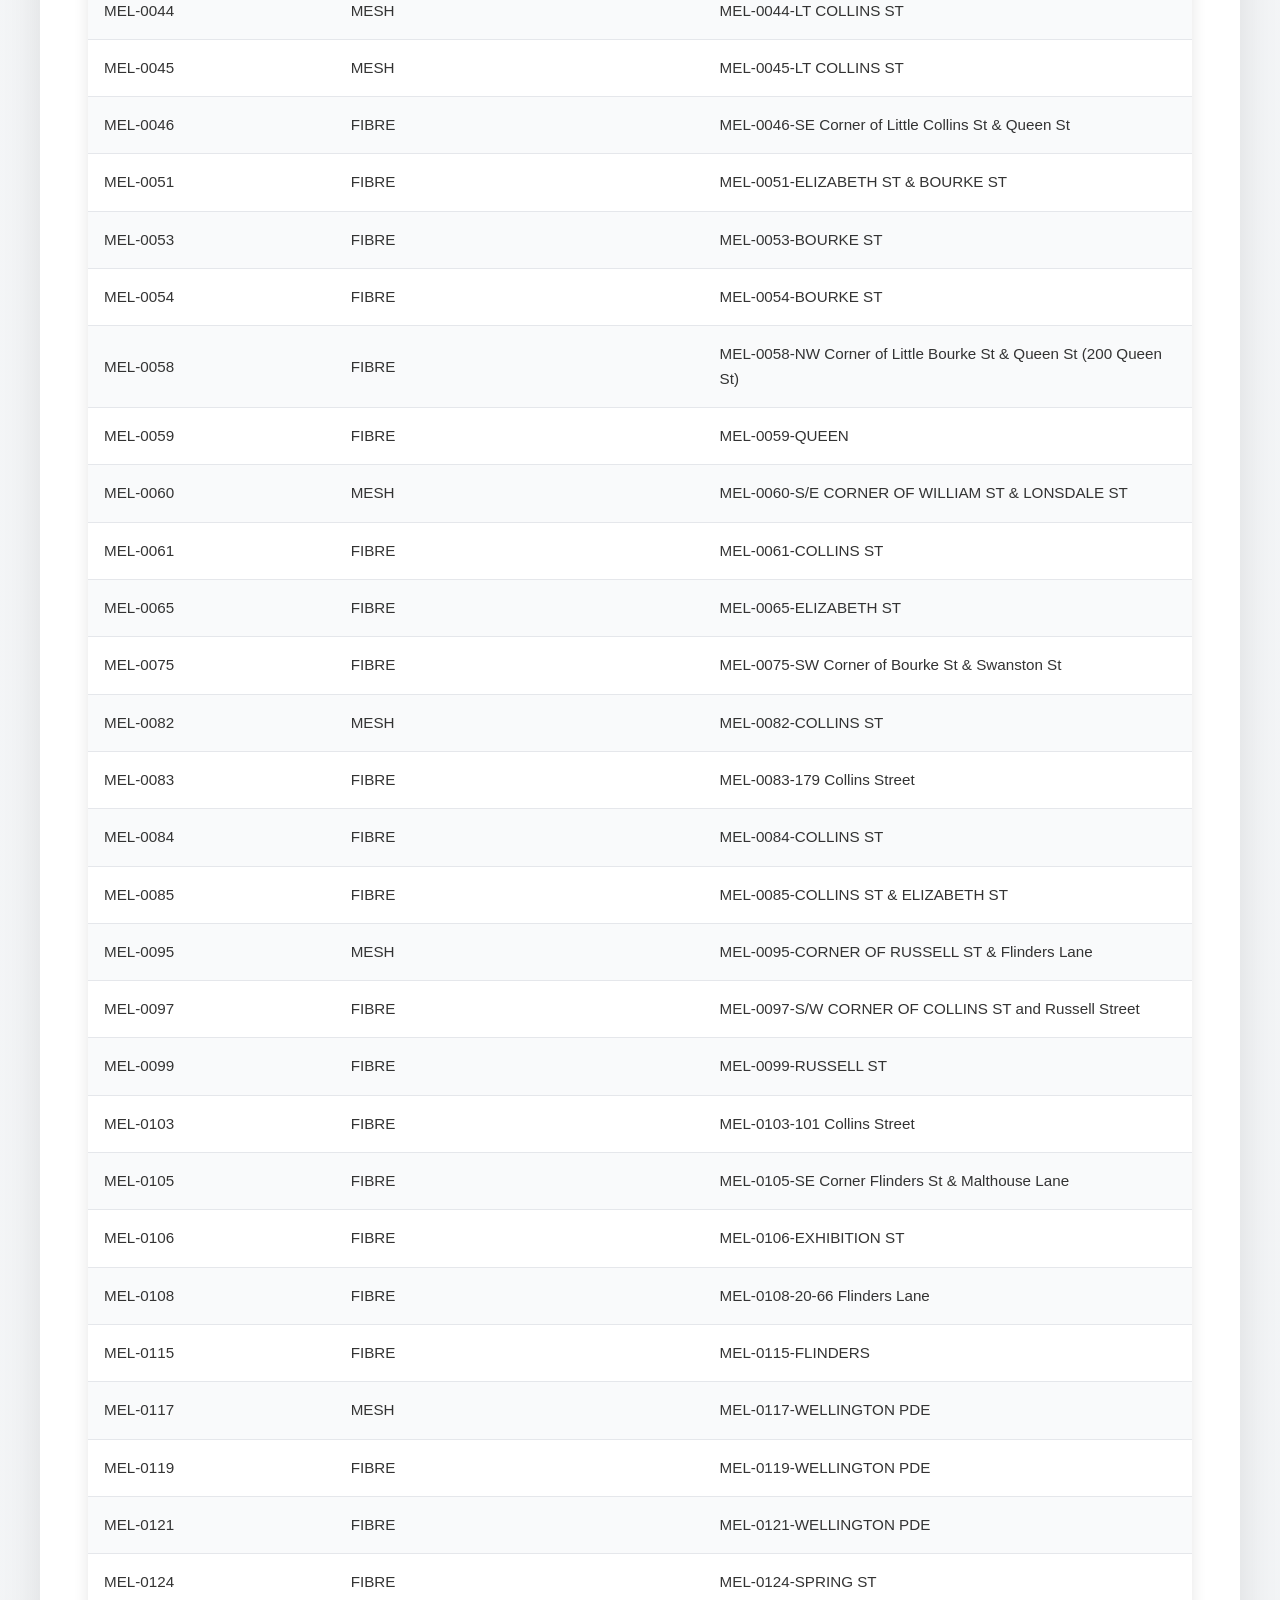
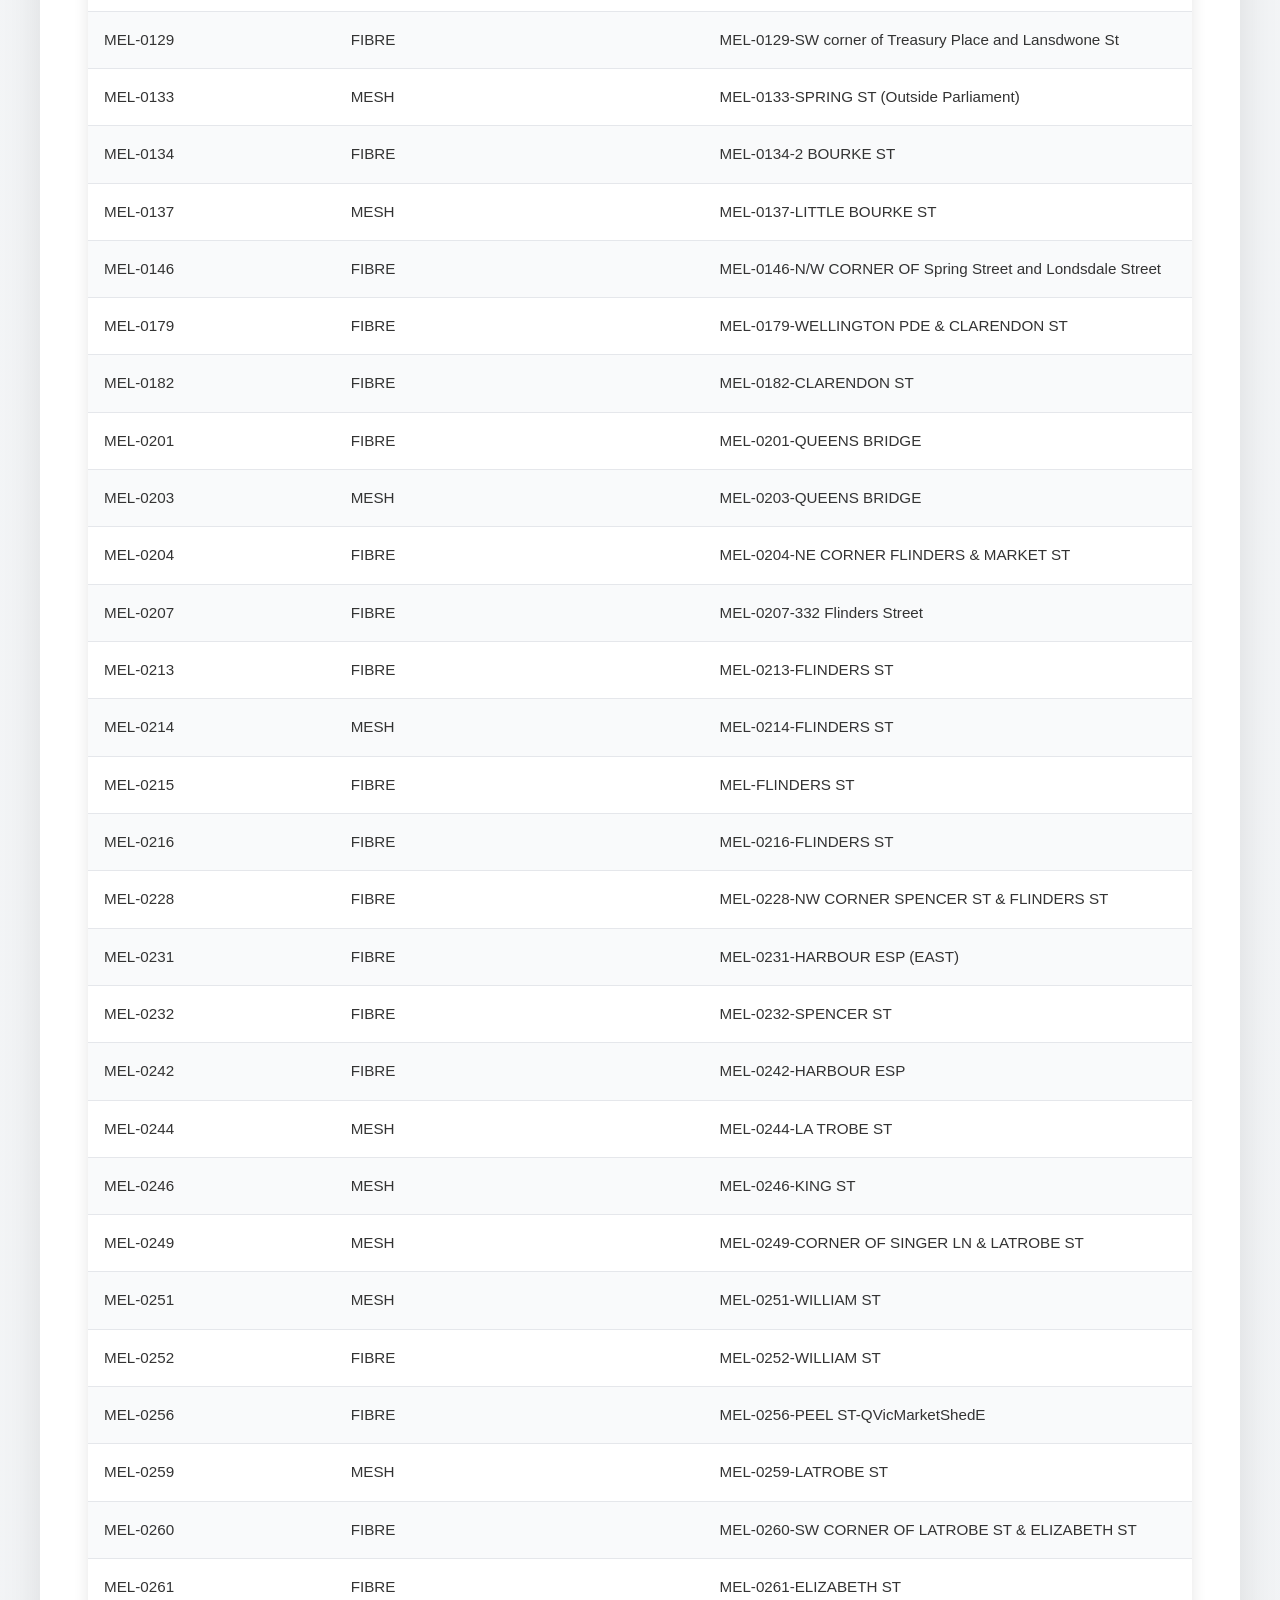
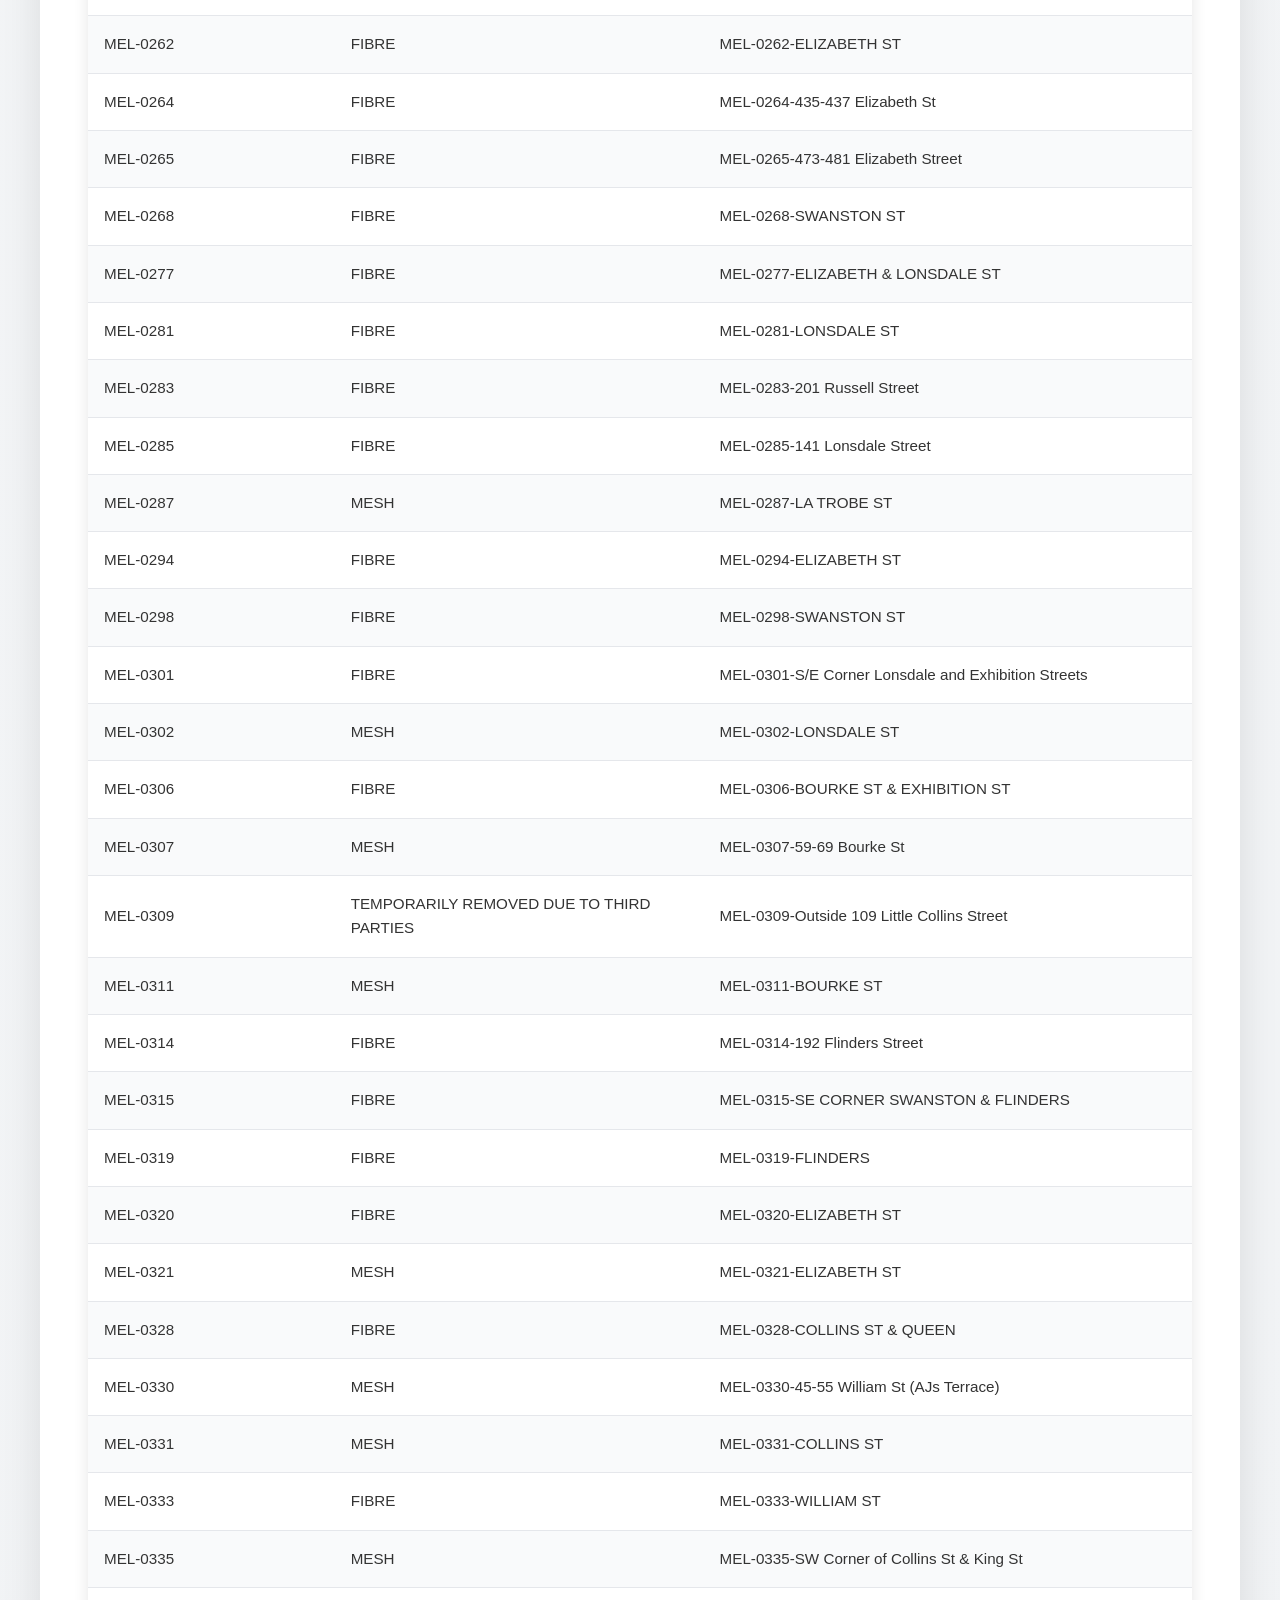
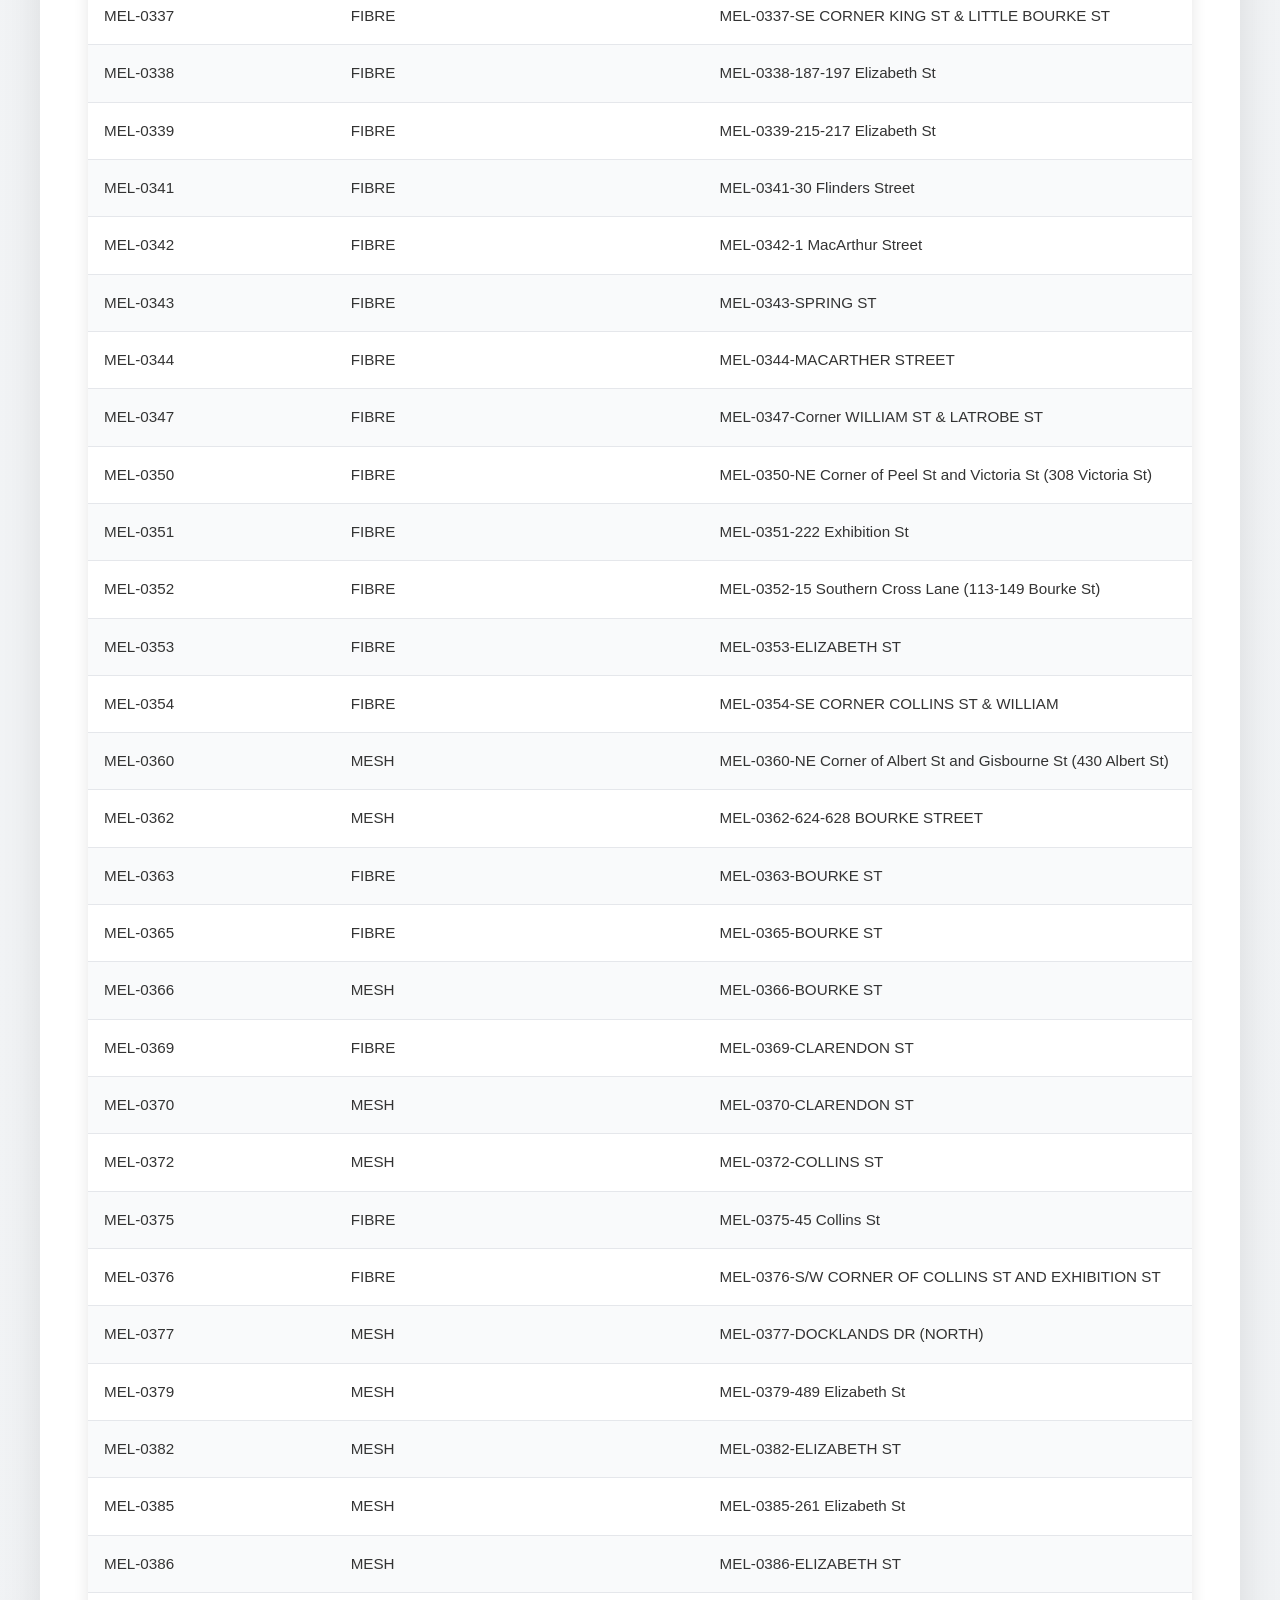
<file: docs/type.html>
<!DOCTYPE html>
<html lang="en">
<head>
    <meta charset="UTF-8" />
    <meta name="viewport" content="width=device-width, initial-scale=1.0" />
    <title>Locations</title>
    <link rel="stylesheet" type="text/css" href="css/common.css" />
    <script src="data/wifi-data.js"></script>
</head>
<body>

<div class="topnav">
    <a href="index.html">Public Wi-Fi Hub</a>
    <a href="location.html">WiFi Locations</a>
    <a href="type.html">Connection Types</a>
    <a href="status1.html">Network Status</a>
    <a href="setup.html">Setup &amp; Safety</a>
</div>

<div class="header">
    <h1>
        <img src="images/wifilogo.png" class="top-image" alt="WiFi logo" height="75">
        <span class="gradient-text">Public Wi-Fi Melbourne Connection Types</span>
    </h1>
    <p class="header-subtitle">Explore different types of Wi-Fi connections available</p>
</div>

<div class="content">
    <div class="table-header">
        <h2 class="table-title">WiFi Connection Types</h2>
        <span class="table-count" id="typeCount">0 types available</span>
    </div>

    <div class="table-container">
        <table class="modern-table">
            <thead>
                <tr>
                    <th>Connection Type</th>
                    <th>Number of Locations</th>
                </tr>
            </thead>
            <tbody id="typeSummaryBody">
            </tbody>
        </table>
    </div>

    <div style="margin: 3rem 0;"></div>

    <div class="table-header">
        <h2 class="table-title">All WiFi Locations by Type</h2>
    </div>

    <div class="table-container">
        <table class="modern-table">
            <thead>
                <tr>
                    <th>Location Name</th>
                    <th>Connection Type</th>
                    <th>Full Address</th>
                </tr>
            </thead>
            <tbody id="locationsByTypeBody">
            </tbody>
        </table>
    </div>
</div>

<div class="footer">
    <div class="footer-content">
        <div class="footer-section">
            <p class="footer-heading">Contact Information</p>
            <p class="footer-text">Email: ping@thesubquest.com</p>
        </div>
    </div>
    <div class="footer-bottom">
        <p class="footer-copyright">&copy; 2023 Melbourne Public WiFi Hub. All rights reserved.</p>
    </div>
</div>

<script>
    function escapeHtml(str) {
        if (!str) return '';
        return str.replace(/&/g, '&amp;').replace(/</g, '&lt;').replace(/>/g, '&gt;').replace(/"/g, '&quot;');
    }

    document.addEventListener('DOMContentLoaded', function() {
        // Build type counts
        var typeCounts = {};
        wifiData.forEach(function(loc) {
            var kind = loc.kind ? loc.kind.toUpperCase() : 'UNKNOWN';
            typeCounts[kind] = (typeCounts[kind] || 0) + 1;
        });

        var types = Object.keys(typeCounts).sort();
        document.getElementById('typeCount').textContent = types.length + ' types available';

        var summaryBody = document.getElementById('typeSummaryBody');
        types.forEach(function(type) {
            var row = document.createElement('tr');
            row.innerHTML = '<td>' + escapeHtml(type) + '</td><td>' + typeCounts[type] + '</td>';
            summaryBody.appendChild(row);
        });

        // Build locations by type table
        var locBody = document.getElementById('locationsByTypeBody');
        wifiData.forEach(function(loc) {
            var row = document.createElement('tr');
            row.innerHTML = '<td>' + escapeHtml(loc.name) + '</td>'
                          + '<td>' + escapeHtml(loc.kind ? loc.kind.toUpperCase() : '') + '</td>'
                          + '<td>' + escapeHtml(loc.longName) + '</td>';
            locBody.appendChild(row);
        });
    });
</script>

</body>
</html>
</file>
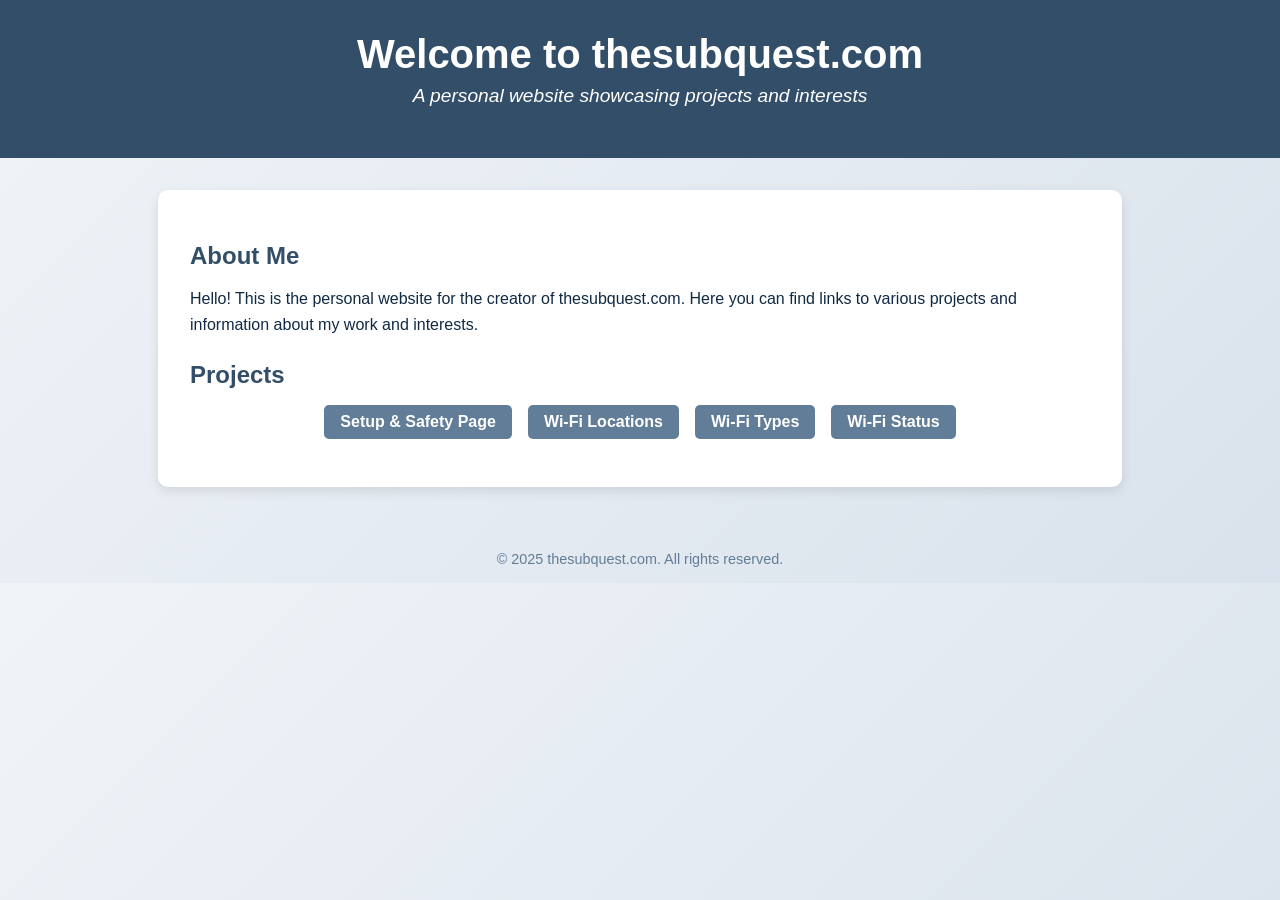
<file: src/main/resources/firstpage.html>
<!DOCTYPE html>
<html lang="en">
<head>
<meta charset="UTF-8" />
<meta name="viewport" content="width=device-width, initial-scale=1.0" />
<title>thesubquest.com - Personal Website</title>
<style>
    body {
        font-family: 'Segoe UI', Tahoma, Geneva, Verdana, sans-serif;
        background: linear-gradient(135deg, #f0f4f8, #d9e2ec);
        color: #102a43;
        margin: 0;
        padding: 0;
    }
    header {
        background-color: #334e68;
        color: white;
        padding: 2rem;
        text-align: center;
    }
    header h1 {
        margin: 0;
        font-size: 2.5rem;
    }
    header p {
        margin-top: 0.5rem;
        font-size: 1.2rem;
        font-style: italic;
    }
    main {
        max-width: 900px;
        margin: 2rem auto;
        background: white;
        padding: 2rem;
        border-radius: 10px;
        box-shadow: 0 4px 12px rgba(0,0,0,0.1);
    }
    main h2 {
        color: #334e68;
        margin-bottom: 1rem;
    }
    main p {
        line-height: 1.6;
        margin-bottom: 1.5rem;
    }
    nav ul {
        list-style: none;
        padding: 0;
        display: flex;
        gap: 1rem;
        justify-content: center;
    }
    nav ul li {
        background-color: #627d98;
        padding: 0.5rem 1rem;
        border-radius: 5px;
    }
    nav ul li a {
        color: white;
        text-decoration: none;
        font-weight: 600;
    }
    nav ul li a:hover {
        text-decoration: underline;
    }
    footer {
        text-align: center;
        padding: 1rem;
        font-size: 0.9rem;
        color: #627d98;
        margin-top: 3rem;
    }
</style>
</head>
<body>
<header>
    <h1>Welcome to thesubquest.com</h1>
    <p>A personal website showcasing projects and interests</p>
</header>
<main>
    <h2>About Me</h2>
    <p>Hello! This is the personal website for the creator of thesubquest.com. Here you can find links to various projects and information about my work and interests.</p>
    <h2>Projects</h2>
    <nav>
        <ul>
            <li><a href="/setup">Setup & Safety Page</a></li>
            <li><a href="/location">Wi-Fi Locations</a></li>
            <li><a href="/type">Wi-Fi Types</a></li>
            <li><a href="/status1">Wi-Fi Status</a></li>
        </ul>
    </nav>
</main>
<footer>
    &copy; 2025 thesubquest.com. All rights reserved.
</footer>
</body>
</html>
</file>
<file: docs/css/common.css>
/* Modern and Professional Styles */
* {
   box-sizing: border-box;
   margin: 0;
   padding: 0;
}

body {
   font-family: 'Segoe UI', Tahoma, Geneva, Verdana, sans-serif;
   margin: 0;
   padding: 0;
   background: linear-gradient(135deg, #f8f9fa 0%, #e9ecef 100%);
   min-height: 100vh;
   color: #333;
   line-height: 1.6;
}

/* Modern Navigation Bar */
.topnav {
   background: rgba(255, 255, 255, 0.95);
   -webkit-backdrop-filter: blur(10px);
   backdrop-filter: blur(10px);
   box-shadow: 0 2px 20px rgba(0, 0, 0, 0.1);
   padding: 0 2rem;
   position: sticky;
   top: 0;
   z-index: 1000;
   display: flex;
   justify-content: center;
   flex-wrap: wrap;
}

.topnav a {
   display: inline-block;
   color: #333;
   text-align: center;
   padding: 1rem 1.5rem;
   text-decoration: none;
   font-weight: 500;
   font-size: 0.95rem;
   transition: all 0.3s ease;
   border-radius: 8px;
   margin: 0.5rem 0.25rem;
   position: relative;
   overflow: hidden;
}

.topnav a::before {
   content: '';
   position: absolute;
   top: 0;
   left: -100%;
   width: 100%;
   height: 100%;
   background: linear-gradient(90deg, transparent, rgba(0, 0, 0, 0.1), transparent);
   transition: left 0.5s;
}

.topnav a:hover::before {
   left: 100%;
}

.topnav a:hover {
   background: linear-gradient(135deg, #1f2937, #374151);
   color: white;
   transform: translateY(-2px);
   box-shadow: 0 5px 15px rgba(0, 0, 0, 0.3);
}

/* Modern Header */
.header {
   background: #6c757d;
   padding: 3rem 2rem;
   text-align: center;
   color: white;
}

.header h1 {
   font-size: clamp(2.5rem, 5vw, 4rem);
   font-weight: 700;
   margin-bottom: 1rem;
   color: #ffffff !important;
   display: flex;
   align-items: center;
   justify-content: center;
   gap: 1rem;
   flex-wrap: wrap;
}

.header h2,
.header h3,
.header h4,
.header h5,
.header h6,
.header p,
.header span,
.header div {
   color: #ffffff !important;
}

/* Content Area */
.content {
   background: rgba(255, 255, 255, 0.95);
   margin: 2rem auto;
   max-width: 1200px;
   padding: 3rem;
   border-radius: 20px;
   box-shadow: 0 10px 40px rgba(0, 0, 0, 0.1);
   -webkit-backdrop-filter: blur(10px);
   backdrop-filter: blur(10px);
}

.content p {
   font-size: 1.1rem;
   margin-bottom: 1.5rem;
   color: #555;
}

.content ul {
   list-style: none;
   padding: 0;
}

.content li {
   margin: 1rem 0;
   padding: 1rem;
   background: linear-gradient(135deg, #f8fafc, #f1f5f9);
   border-radius: 12px;
   border-left: 4px solid #374151;
   transition: all 0.3s ease;
}

.content li:hover {
   transform: translateX(10px);
   box-shadow: 0 5px 20px rgba(0, 0, 0, 0.2);
}

.content li a {
   color: #374151;
   text-decoration: none;
   font-weight: 600;
   font-size: 1.1rem;
   transition: color 0.3s ease;
}

.content li a:hover {
   color: #1f2937;
}

/* Modern Footer */
.footer {
   background: linear-gradient(135deg, #1f2937, #374151);
   color: #f8f9fa;
   padding: 3rem 2rem 2rem;
   text-align: center;
   margin-top: 3rem;
   position: relative;
}

.footer p {
   margin: 0.5rem 0;
   font-size: 0.95rem;
}

.footer p:first-child {
   font-size: 1.2rem;
   font-weight: 600;
   color: #9ca3af;
}

/* Logo Styling */
img.top-image {
   vertical-align: middle;
   border-radius: 50%;
   padding: 10px;
   background: rgba(255, 255, 255, 0.2);
   box-shadow: 0 5px 15px rgba(0, 0, 0, 0.2);
   transition: transform 0.3s ease;
}

img.top-image:hover {
   transform: scale(1.1) rotate(5deg);
}

/* Animations */
@keyframes fadeInUp {
   from {
      opacity: 0;
      transform: translateY(30px);
   }
   to {
      opacity: 1;
      transform: translateY(0);
   }
}

.content {
   animation: fadeInUp 0.8s ease-out;
}

.content li {
   animation: fadeInUp 0.8s ease-out;
   animation-fill-mode: both;
}

.content li:nth-child(1) { animation-delay: 0.1s; }
.content li:nth-child(2) { animation-delay: 0.2s; }
.content li:nth-child(3) { animation-delay: 0.3s; }
.content li:nth-child(4) { animation-delay: 0.4s; }

/* Button Styles */
.btn {
   display: inline-block;
   padding: 12px 24px;
   background: linear-gradient(135deg, #1f2937, #374151);
   color: white;
   text-decoration: none;
   border-radius: 50px;
   font-weight: 600;
   transition: all 0.3s ease;
   box-shadow: 0 4px 15px rgba(0, 0, 0, 0.3);
}

.btn:hover {
   transform: translateY(-2px);
   box-shadow: 0 8px 25px rgba(0, 0, 0, 0.4);
}

/* Cards */
.card {
   background: white;
   border-radius: 15px;
   padding: 2rem;
   box-shadow: 0 5px 20px rgba(0, 0, 0, 0.1);
   margin: 1rem 0;
   transition: all 0.3s ease;
   border: 1px solid rgba(0, 0, 0, 0.1);
}

.card:hover {
   transform: translateY(-5px);
   box-shadow: 0 10px 30px rgba(0, 0, 0, 0.15);
}

/* Status Card Styles */
.card-success {
   border-left-color: #374151;
   background: linear-gradient(135deg, #f8fafc, #f1f5f9);
}

.card-success:hover {
   box-shadow: 0 10px 30px rgba(0, 0, 0, 0.2);
}

.card-warning {
   border-left-color: #6b7280;
   background: linear-gradient(135deg, #f9fafb, #f3f4f6);
}

.card-warning:hover {
   box-shadow: 0 10px 30px rgba(107, 114, 128, 0.2);
}

/* Status Badge Styles */
.status-badge {
   display: inline-block;
   padding: 0.25rem 0.75rem;
   border-radius: 20px;
   font-size: 0.85rem;
   font-weight: 600;
   text-transform: uppercase;
   letter-spacing: 0.5px;
}

.status-active {
   background: #374151;
   color: white;
}

.status-future {
   background: #6b7280;
   color: white;
}

/* Simplified CSS Classes */
.header-subtitle {
   font-size: 1.2rem;
   margin-top: 1rem;
   opacity: 0.9;
   color: #ffffff !important;
}

.welcome-title {
   color: black !important;
   font-size: 2.5rem;
   margin-bottom: 1rem;
}

.welcome-text {
   font-size: 1.3rem;
   color: black !important;
   max-width: 800px;
   margin: 0 auto;
   opacity: 0.9;
}

.cards-grid {
   display: grid;
   grid-template-columns: repeat(auto-fit, minmax(300px, 1fr));
   gap: 1.5rem;
   margin-top: 3rem;
}

.card-title {
   color: #374151;
   margin-bottom: 1rem;
   font-size: 1.4rem;
}

.card-text {
   color: #666;
   margin-bottom: 1.5rem;
}

.footer-content {
   display: flex;
   justify-content: space-around;
   align-items: center;
   flex-wrap: wrap;
   gap: 2rem;
   margin-bottom: 2rem;
}

.footer-section {
   text-align: center;
}

.footer-title {
   font-size: 1.2rem;
   font-weight: 600;
   color: #9ca3af;
   margin-bottom: 0.5rem;
}

.footer-heading {
   font-weight: 600;
   margin-bottom: 0.5rem;
}

.footer-text {
   opacity: 0.8;
   margin: 0.25rem 0;
}

.footer-bottom {
   border-top: 1px solid rgba(255,255,255,0.2);
   padding-top: 1rem;
   text-align: center;
}

.footer-copyright {
   opacity: 0.7;
   margin: 0;
}

/* Modern Table Styles */
.table-container {
   overflow-x: auto;
   margin: 2rem 0;
   border-radius: 12px;
   box-shadow: 0 4px 15px rgba(0, 0, 0, 0.1);
   background: white;
}

.modern-table {
   width: 100%;
   border-collapse: collapse;
   background: white;
   border-radius: 12px;
   overflow: hidden;
   font-size: 0.95rem;
}

.modern-table thead {
   background: linear-gradient(135deg, #1f2937, #374151);
   color: white;
}

.modern-table th {
   padding: 1rem;
   text-align: left;
   font-weight: 600;
   font-size: 0.9rem;
   text-transform: uppercase;
   letter-spacing: 0.5px;
   border: none;
}

.modern-table td {
   padding: 1rem;
   border-bottom: 1px solid #e5e7eb;
   transition: background-color 0.2s ease;
}

.modern-table tbody tr:hover {
   background-color: #f8fafc;
   transform: scale(1.001);
}

.modern-table tbody tr:last-child td {
   border-bottom: none;
}

.modern-table tbody tr:nth-child(even) {
   background-color: #f9fafb;
}

.modern-table tbody tr:nth-child(even):hover {
   background-color: #f1f5f9;
}

/* Search Form Styles */
.search-form {
   background: linear-gradient(135deg, #f8fafc, #f1f5f9);
   padding: 2rem;
   border-radius: 12px;
   margin-bottom: 2rem;
   border-left: 4px solid #374151;
}

.search-form label {
   display: block;
   margin-bottom: 0.5rem;
   font-weight: 600;
   color: #333;
}

.search-form input[type="text"] {
   width: 100%;
   max-width: 400px;
   padding: 0.75rem;
   border: 2px solid #e5e7eb;
   border-radius: 8px;
   font-size: 1rem;
   transition: border-color 0.3s ease;
   margin-bottom: 1rem;
}

.search-form input[type="text"]:focus {
   outline: none;
   border-color: #374151;
   box-shadow: 0 0 0 3px rgba(55, 65, 81, 0.1);
}

.search-form input[type="submit"] {
   background: linear-gradient(135deg, #1f2937, #374151);
   color: white;
   border: none;
   padding: 0.75rem 2rem;
   border-radius: 8px;
   font-weight: 600;
   cursor: pointer;
   transition: all 0.3s ease;
   font-size: 0.95rem;
}

.search-form input[type="submit"]:hover {
   transform: translateY(-2px);
   box-shadow: 0 5px 15px rgba(0, 0, 0, 0.3);
}

.search-form select {
   width: 100%;
   max-width: 300px;
   padding: 0.75rem;
   border: 2px solid #e5e7eb;
   border-radius: 8px;
   font-size: 1rem;
   transition: border-color 0.3s ease;
   margin-bottom: 1rem;
   background: white;
}

.search-form select:focus {
   outline: none;
   border-color: #374151;
   box-shadow: 0 0 0 3px rgba(55, 65, 81, 0.1);
}

/* Table Header Styles */
.table-header {
   display: flex;
   justify-content: space-between;
   align-items: center;
   margin-bottom: 1rem;
   flex-wrap: wrap;
   gap: 1rem;
}

.table-title {
   color: #374151;
   font-size: 1.8rem;
   margin: 0;
   font-weight: 700;
}

.table-count {
   background: #374151;
   color: white;
   padding: 0.5rem 1rem;
   border-radius: 20px;
   font-size: 0.9rem;
   font-weight: 600;
}

/* Responsive Design */
@media (max-width: 768px) {
   .topnav {
      padding: 0 1rem;
      flex-direction: column;
      align-items: center;
   }
   
   .topnav a {
      width: 100%;
      text-align: center;
      margin: 0.25rem 0;
   }
   
   .header {
      padding: 2rem 1rem;
   }
   
   .header h1 {
      font-size: 2rem;
      flex-direction: column;
   }
   
   .content {
      margin: 1rem;
      padding: 2rem 1.5rem;
      border-radius: 15px;
   }
   
   .footer {
      padding: 2rem 1rem;
   }
   
   .modern-table {
      font-size: 0.85rem;
   }
   
   .modern-table th,
   .modern-table td {
      padding: 0.75rem 0.5rem;
   }
   
   .table-header {
      flex-direction: column;
      text-align: center;
   }
   
   .search-form {
      padding: 1.5rem;
   }
}

@media (max-width: 480px) {
   .header h1 {
      font-size: 1.8rem;
   }
   
   .content {
      padding: 1.5rem 1rem;
   }
   
   .content li {
      padding: 0.8rem;
   }
}

/* Loading Animation */
.loading-wave {
   display: inline-block;
   width: 4px;
   height: 20px;
   background: #374151;
   margin: 0 2px;
   animation: wave 1s infinite ease-in-out;
}

.loading-wave:nth-child(2) { animation-delay: 0.1s; }
.loading-wave:nth-child(3) { animation-delay: 0.2s; }

@keyframes wave {
   0%, 40%, 100% { transform: scaleY(0.4); }
   20% { transform: scaleY(1); }
}

/* Utility Classes */
.text-center { text-align: center; }
.mt-2 { margin-top: 2rem; }
.mb-2 { margin-bottom: 2rem; }
.gradient-text {
   background: linear-gradient(135deg, #1f2937, #374151);
   -webkit-background-clip: text;
   -webkit-text-fill-color: transparent;
   background-clip: text;
}
</file>
